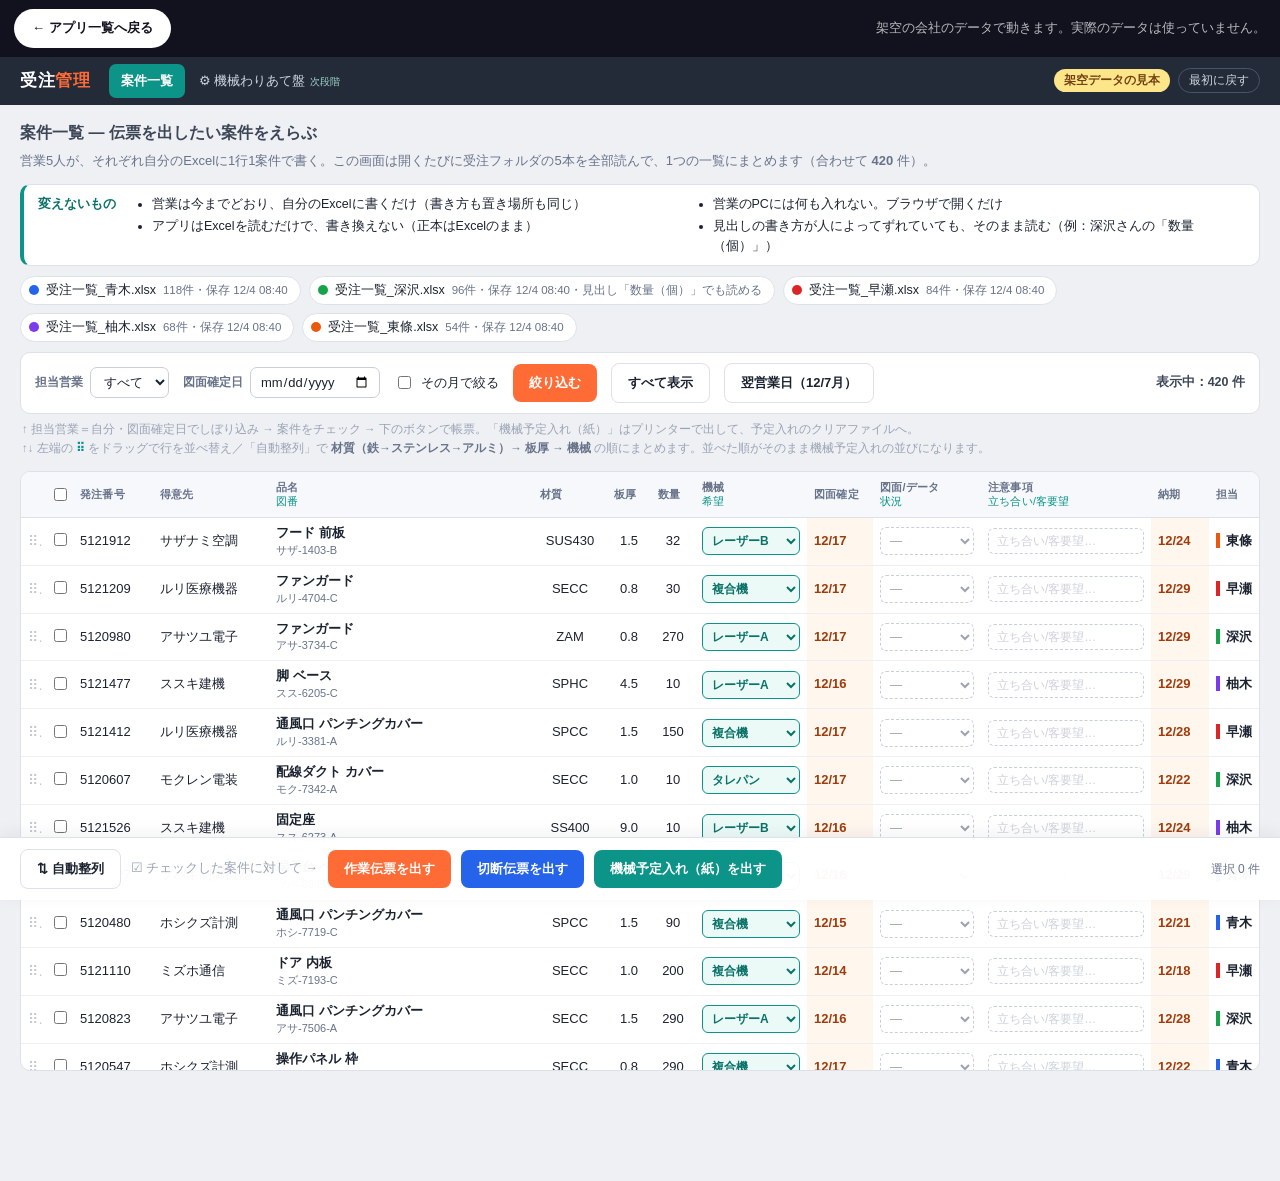
<file: 0c14aecb6fb8c0/index.html>
<!DOCTYPE html>
<html lang="ja">
<head>
<meta charset="utf-8">
<meta name="viewport" content="width=device-width, initial-scale=1">
<meta name="robots" content="noindex">
<title>受注管理 ── 架空データの見本（板金工場）</title>
<link rel="icon" href="data:,">
<link rel="stylesheet" href="style.css">
</head>
<body>

<div class="b30band" style="position:sticky;top:0;z-index:99999;display:flex;gap:14px;align-items:center;justify-content:space-between;flex-wrap:wrap;padding:9px 14px;background:#12121F;color:#fff;font:600 13px/1.6 'Noto Sans JP','Hiragino Sans',sans-serif;">
<a href="/#cases" style="display:inline-flex;align-items:center;gap:8px;padding:9px 18px;border-radius:999px;background:#fff;color:#12121F;text-decoration:none;font-weight:700;white-space:nowrap;">← アプリ一覧へ戻る</a>
<span style="display:flex;gap:16px;align-items:center;flex-wrap:wrap;"><span style="opacity:.7;font-weight:500;">架空の会社のデータで動きます。実際のデータは使っていません。</span></span>
</div>

<header class="app">
  <div class="logo">受注<i>管理</i></div>
  <nav id="nav">
    <a href="#list" data-r="list">案件一覧</a>
    <a href="#assign" data-r="assign">⚙ 機械わりあて盤<small>次段階</small></a>
  </nav>
  <div class="hright"><span class="sample">架空データの見本</span><button class="reset" id="reset" type="button" title="触った内容を消して、最初の場面に戻します">最初に戻す</button></div>
</header>

<main class="wrap" id="main"></main>

<div class="sheetwrap" id="sheet" hidden>
  <div class="sheetbar">
    <b id="sheetTitle">帳票</b>
    <span class="muted" id="sheetNote"></span>
    <span class="grow"></span>
    <button type="button" class="btn main" id="doPrint">プリンターへ出す</button>
    <button type="button" class="btn sub" id="closeSheet">閉じる</button>
  </div>
  <div class="sheets" id="sheets"></div>
</div>

<div class="toast" id="toast"></div>

<noscript><p style="padding:20px">この見本はJavaScriptで動きます。</p></noscript>
<script src="data.js"></script>
<script src="app.js"></script>
</body>
</html>
</file>
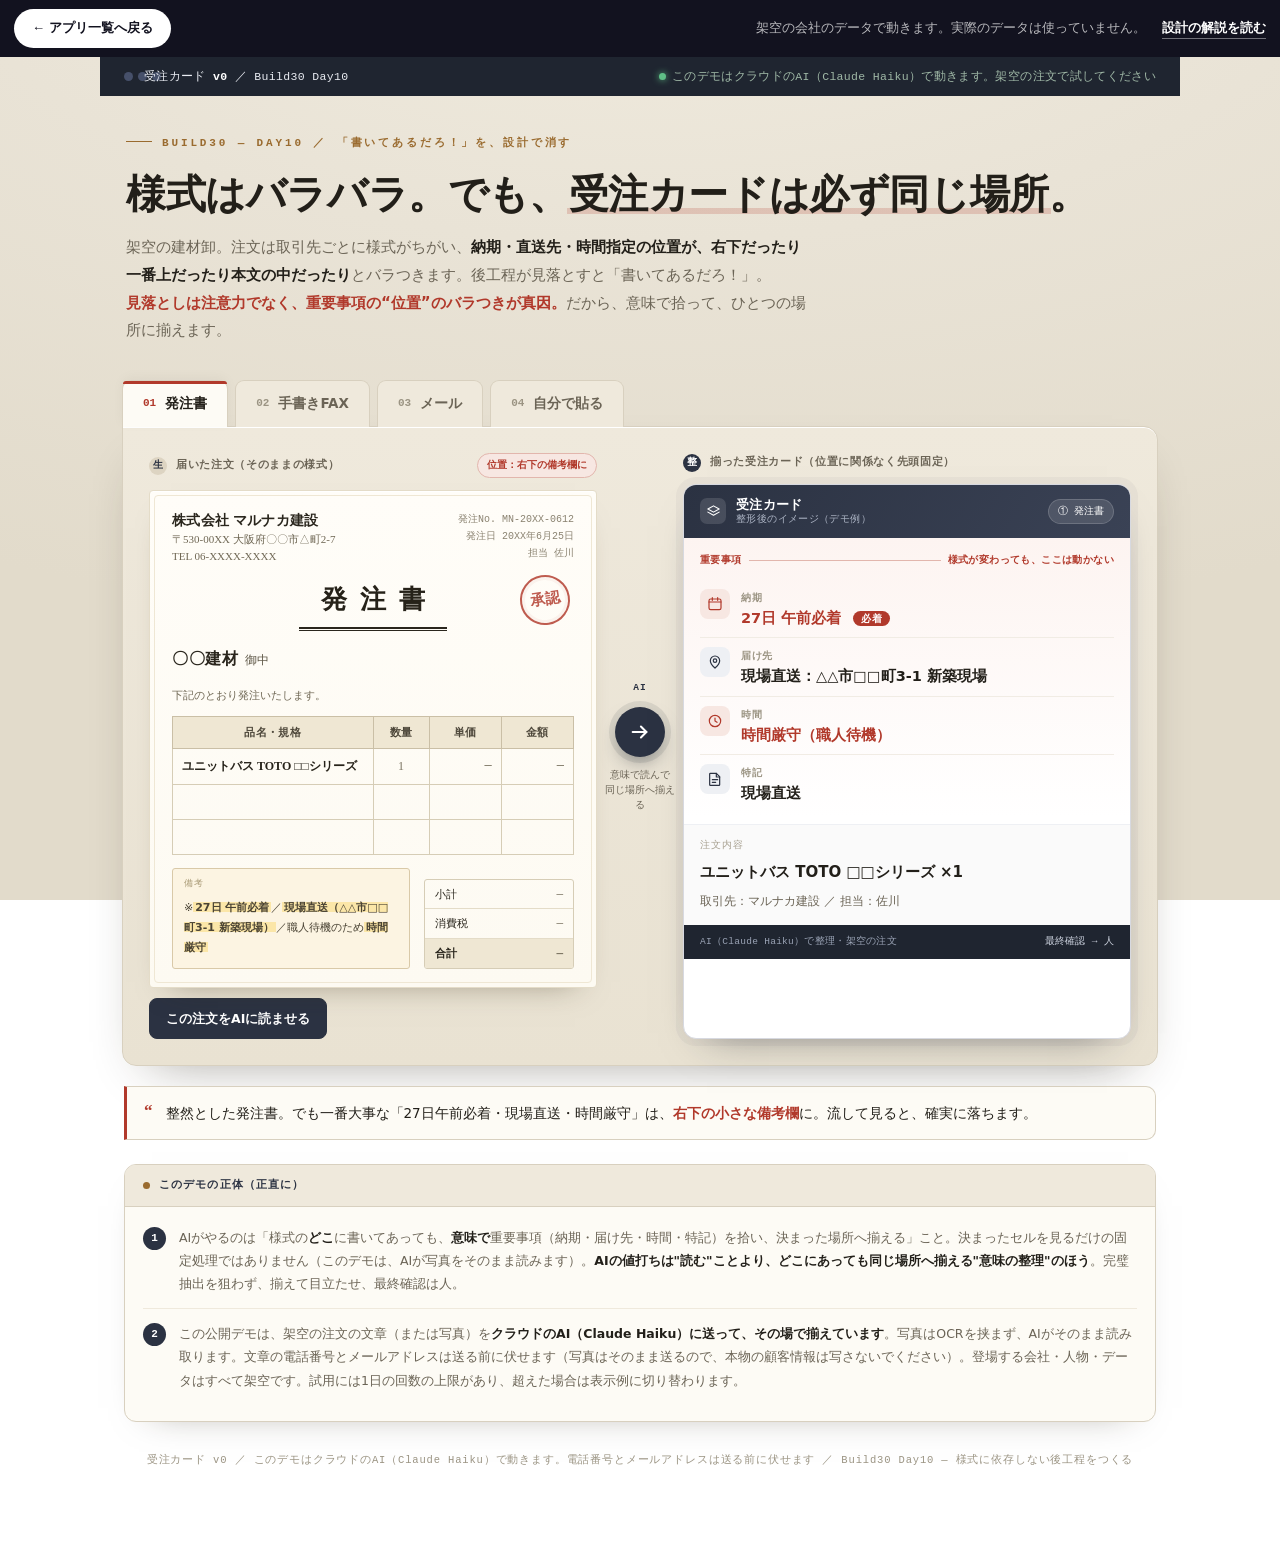
<file: a8785765868934/index.html>
<!DOCTYPE html>
<html lang="ja">
<head>
<meta charset="UTF-8">
<meta name="viewport" content="width=device-width, initial-scale=1.0">
<meta name="robots" content="noindex">
<title>受注カード ── 様式はバラバラ。でも、受注カードは必ず同じ場所。（架空デモ）</title>
<style>
  :root{
    --bg:#e9e3d6; --bg2:#e2dbcb;
    --ink:#221f19; --sub:#6b6456; --faint:#9b9483; --line:#d8d0bf;
    --paper:#fdfbf5;
    --slate:#2b3242; --slate2:#1f2530; --slate-soft:#3a4255;
    --red:#b1392b; --red-soft:#c2503f; --red-bg:#f7e7e2; --red-line:#e2b6ad;
    --gold:#9a6b2f;
    --mark:#fbe6a8; --markline:#e6c25f;
    --gothic:"Hiragino Kaku Gothic ProN","Hiragino Sans","Yu Gothic",system-ui,sans-serif;
    --mincho:"Hiragino Mincho ProN","YuMincho","Yu Mincho",serif;
    --maru:"Hiragino Maru Gothic ProN","Hiragino Kaku Gothic ProN",sans-serif;
    --mono:"SFMono-Regular",Menlo,Consolas,"Courier New",monospace;
  }
  *{box-sizing:border-box}
  html{-webkit-text-size-adjust:100%}
  body{margin:0;color:var(--ink);font-family:var(--gothic);line-height:1.7;
    -webkit-font-smoothing:antialiased;
    background:
      radial-gradient(120% 80% at 50% -10%, #f1ecdf 0%, var(--bg) 46%, var(--bg2) 100%) fixed;}
  .wrap{max-width:1080px;margin:0 auto;padding:0 22px 70px}

  /* ── terminal bar ── */
  .term{margin:0 -22px 0;background:var(--slate2);color:#e9ecf2;
    padding:10px 24px;display:flex;justify-content:space-between;align-items:center;
    font-size:11.5px;letter-spacing:.03em;font-family:var(--mono)}
  .term .l{display:flex;align-items:center;gap:11px}
  .term .dot{width:9px;height:9px;border-radius:50%;background:#46506a;box-shadow:14px 0 0 #46506a,28px 0 0 #46506a}
  .term .id b{color:#fff;font-weight:600}
  .term .priv{display:inline-flex;align-items:center;gap:6px;color:#9fb8a6}
  .term .priv::before{content:"";width:7px;height:7px;border-radius:50%;background:#5fbf86;box-shadow:0 0 7px #5fbf86}

  /* ── header ── */
  .head{padding:38px 4px 26px}
  .kicker{font-size:11px;letter-spacing:.26em;color:var(--gold);margin:0 0 16px;font-family:var(--mono);font-weight:600}
  .kicker .bar{display:inline-block;width:26px;height:1px;background:var(--gold);vertical-align:middle;margin:0 10px 3px 0}
  h1{font-size:clamp(27px,4vw,40px);margin:0 0 14px;font-weight:800;letter-spacing:-.01em;line-height:1.28}
  h1 .hl{position:relative;white-space:nowrap}
  h1 .hl::after{content:"";position:absolute;left:-2px;right:-2px;bottom:.08em;height:.32em;
    background:linear-gradient(transparent 55%, rgba(177,57,43,.20) 55%);z-index:-1}
  .lede{font-size:15px;color:var(--sub);margin:0;max-width:680px;line-height:1.85}
  .lede b{color:var(--ink);font-weight:600}
  .lede .rb{color:var(--red);font-weight:700}

  /* ── tabs ── */
  .tabs{display:flex;gap:7px;margin:8px 0 0;flex-wrap:wrap;position:relative;z-index:2}
  .tab{font-size:13.5px;border:1px solid var(--line);border-bottom:none;background:#efe9dc;color:var(--sub);
    padding:11px 20px 12px;border-radius:9px 9px 0 0;cursor:pointer;transition:.16s;
    display:flex;align-items:center;gap:9px;font-weight:600;position:relative;top:1px}
  .tab:hover{color:var(--ink);background:#f3eee2}
  .tab.on{background:var(--paper);color:var(--ink);border-color:var(--line);box-shadow:0 -3px 12px rgba(0,0,0,.04)}
  .tab.on::after{content:"";position:absolute;left:0;right:0;top:0;height:3px;background:var(--red);border-radius:9px 9px 0 0}
  .tab .n{font-family:var(--mono);font-size:11px;color:var(--faint);font-weight:600}
  .tab.on .n{color:var(--red)}

  /* ── stage ── */
  .stage{background:linear-gradient(180deg,#efe9dc,#e9e2d2);
    border:1px solid var(--line);border-radius:0 14px 14px 14px;
    padding:26px;box-shadow:0 1px 0 #fff inset, 0 22px 50px -28px rgba(40,34,20,.45)}
  .cols{display:grid;grid-template-columns:1fr 86px 1fr;gap:0;align-items:stretch}
  @media(max-width:780px){.cols{grid-template-columns:1fr;gap:18px}}

  .panel{display:flex;flex-direction:column;min-width:0}
  .plabel{display:flex;align-items:center;gap:9px;font-size:11px;font-family:var(--mono);
    letter-spacing:.06em;color:var(--sub);margin-bottom:12px;font-weight:600}
  .plabel .pn{display:inline-flex;align-items:center;justify-content:center;width:18px;height:18px;
    border-radius:50%;font-size:10px;font-weight:700}
  .plabel.L .pn{background:#ddd4c2;color:var(--slate)}
  .plabel.R .pn{background:var(--slate);color:#fff}
  .plabel .pos{margin-left:auto;font-size:10px;color:var(--red);background:var(--red-bg);
    border:1px solid var(--red-line);padding:3px 9px;border-radius:20px;letter-spacing:0;font-weight:700}
  .frameL,.frameR{flex:1;min-height:344px;display:flex}

  /* ── arrow / convert node ── */
  .arrow{display:flex;flex-direction:column;align-items:center;justify-content:center;gap:10px;padding:0 6px}
  .arrow .node{width:50px;height:50px;border-radius:50%;background:var(--slate);
    display:flex;align-items:center;justify-content:center;color:#fff;
    box-shadow:0 10px 22px -8px rgba(31,37,48,.6), 0 0 0 6px rgba(43,50,66,.10)}
  .arrow .node svg{width:22px;height:22px}
  .arrow .ai{font-size:9.5px;font-family:var(--mono);letter-spacing:.12em;color:var(--slate);font-weight:700}
  .arrow .cap{font-size:10px;color:var(--sub);text-align:center;line-height:1.5;max-width:78px}
  @media(max-width:780px){.arrow{flex-direction:row;gap:14px;padding:2px 0}.arrow .node{transform:rotate(90deg)}.arrow .cap{max-width:none}}

  /* ════════ LEFT : raw order, rendered real ════════ */
  .raw{flex:1;position:relative}

  /* ① 発注書 ─ formal form */
  .po{flex:1;background:
      linear-gradient(180deg,#fffdf8,#fdfaf2);
    border:1px solid #e4dcc8;border-radius:4px;padding:20px 22px 18px;position:relative;
    box-shadow:0 16px 30px -22px rgba(60,50,25,.5), 0 1px 0 #fff inset;font-family:var(--mincho);color:#2a261d}
  .po::before{content:"";position:absolute;inset:0;border:1px solid #efe7d4;border-radius:4px;margin:4px;pointer-events:none}
  .po-top{display:flex;justify-content:space-between;align-items:flex-start}
  .po-corp{font-size:11px;color:#6f6754;line-height:1.5}
  .po-corp b{font-size:13.5px;color:#2a261d;font-weight:700;letter-spacing:.02em}
  .po-no{font-family:var(--mono);font-size:10px;color:#8a8270;text-align:right;line-height:1.7}
  .po-title{text-align:center;font-size:26px;font-weight:700;letter-spacing:.5em;margin:14px 0 4px;text-indent:.5em;color:#262219}
  .po-title-u{width:148px;height:2px;background:#2a261d;margin:0 auto 16px;position:relative}
  .po-title-u::after{content:"";position:absolute;left:0;right:0;top:3px;height:1px;background:#2a261d}
  .po-to{font-size:16px;font-weight:700;letter-spacing:.04em;margin:0 0 14px}
  .po-to .go{font-size:12px;font-weight:400;margin-left:6px;color:#5c5544}
  .po-lead{font-size:11px;color:#6f6754;margin:0 0 12px}
  table.po-t{width:100%;border-collapse:collapse;font-size:12px}
  table.po-t th{background:#efe7d3;border:1px solid #cabfa6;color:#4d473a;font-weight:700;padding:6px 8px;font-size:11px;letter-spacing:.04em}
  table.po-t td{border:1px solid #d6cdb6;padding:7px 9px;color:#34301f;height:30px}
  table.po-t td.c{text-align:center;color:#7a7361}
  table.po-t td.r{text-align:right;font-family:var(--mono);color:#7a7361}
  table.po-t td.nm{font-weight:600;color:#262219}
  .po-bot{display:flex;justify-content:space-between;align-items:flex-end;margin-top:13px;gap:14px}
  /* remarks box ─ small, bottom-left, the trap */
  .po-biko{flex:1;border:1px solid #d9c9a8;border-radius:3px;background:#fcf4e2;padding:8px 11px 9px;max-width:300px}
  .po-biko .bl{font-size:9px;font-family:var(--mono);color:#a99a76;letter-spacing:.1em;margin-bottom:5px}
  .po-biko .bt{font-size:11px;line-height:1.85;color:#4a4334;font-family:var(--gothic)}
  .po-sum{border:1px solid #d6cdb6;border-radius:3px;overflow:hidden;width:150px;flex:none}
  .po-sum .sr{display:flex;justify-content:space-between;font-size:11px;padding:5px 10px;border-bottom:1px solid #e4dcc8}
  .po-sum .sr:last-child{border-bottom:none;background:#efe7d3;font-weight:700}
  .po-sum .sr .v{font-family:var(--mono);color:#7a7361}
  .po-seal{position:absolute;top:84px;right:26px;width:50px;height:50px;border:2px solid #b1392b;border-radius:50%;
    color:#b1392b;display:flex;align-items:center;justify-content:center;font-size:15px;font-weight:700;
    transform:rotate(-9deg);opacity:.82;font-family:var(--mincho);box-shadow:0 0 0 3px rgba(177,57,43,.06) inset}

  /* ② 手書きFAX ─ transmission + handwriting */
  .fax{flex:1;position:relative;transform:rotate(-.55deg);transform-origin:50% 30%}
  .fax-sheet{background:#f3efe5;border:1px solid #ddd6c5;border-radius:2px;
    box-shadow:0 16px 32px -22px rgba(60,50,25,.55);overflow:hidden;position:relative}
  .fax-sheet::after{content:"";position:absolute;inset:0;pointer-events:none;
    background:repeating-linear-gradient(180deg,rgba(40,40,40,.035) 0 1px,transparent 1px 4px);mix-blend-mode:multiply}
  .fax-hdr{background:#2b3242;color:#dfe3ec;font-family:var(--mono);font-size:9.5px;letter-spacing:.04em;
    padding:8px 13px;display:flex;justify-content:space-between;border-bottom:2px solid #1f2530}
  .fax-hdr .big{font-size:11px;letter-spacing:.2em;color:#fff;font-weight:700}
  .fax-meta{font-family:var(--mono);font-size:9.5px;color:#7d7665;padding:7px 14px 9px;
    border-bottom:1px dashed #cfc6b2;display:flex;flex-wrap:wrap;gap:3px 18px;background:#efe9da}
  .fax-meta b{color:#4a4334}
  .fax-paper{position:relative;padding:16px 18px 8px;min-height:208px;
    background:
      repeating-linear-gradient(180deg,transparent 0 33px,#c4cedd 33px 34px);}
  .hw{font-family:var(--maru);color:#1f2c4c;font-weight:600}
  .fax-paper .line{display:block;line-height:34px;margin:0}
  .scrawl{font-size:27px;font-weight:800;color:#b1392b;line-height:1.1;display:inline-block;transform:rotate(-1.5deg)}
  .ring{position:relative;display:inline-block;padding:3px 16px 5px}
  .ring::before{content:"";position:absolute;inset:-7px -2px -4px;border:2.6px solid #b1392b;
    border-radius:62% 38% 56% 44%/52% 60% 40% 55%;transform:rotate(-2.5deg);opacity:.85}
  .hw .l1{display:inline-block;transform:rotate(-.8deg) translateY(1px);font-size:18px}
  .hw .l2{display:inline-block;transform:rotate(.5deg);font-size:17px;letter-spacing:.02em}
  .hw .l3{display:inline-block;transform:rotate(-.6deg);font-size:17px}
  .hw .l4{display:inline-block;transform:rotate(.4deg);font-size:15px;color:#3a4666}
  .scribble{position:relative;font-weight:800;color:#b1392b;padding:0 3px}
  .scribble::after{content:"";position:absolute;left:-3px;right:-3px;bottom:-2px;height:7px;
    background:rgba(177,57,43,.26);transform:skewX(-14deg) rotate(-1deg);border-radius:3px}
  .fax-foot{font-family:var(--mono);font-size:9px;color:#8a8270;padding:6px 14px 9px;border-top:1px dashed #cfc6b2;
    display:flex;justify-content:space-between;background:#efe9da}
  .fax-foot .ok{color:#3f7d57;font-weight:700}
  .fax-recv{position:absolute;top:60px;right:14px;transform:rotate(7deg);border:2px solid #3f6f9c;color:#3f6f9c;
    font-size:10px;font-weight:700;padding:3px 8px;border-radius:3px;opacity:.55;font-family:var(--mono);letter-spacing:.06em}

  /* ③ メール ─ mail client */
  .mail{flex:1;background:#fff;border:1px solid #e3ddd0;border-radius:8px;overflow:hidden;
    box-shadow:0 16px 32px -22px rgba(60,50,25,.5);display:flex;flex-direction:column}
  .mail-bar{display:flex;align-items:center;gap:6px;padding:9px 13px;background:#f6f4ef;border-bottom:1px solid #ebe6db}
  .mail-bar .tl{width:9px;height:9px;border-radius:50%;background:#e0dccf}
  .mail-bar .btn{font-size:10.5px;color:#7c7565;border:1px solid #e0dacd;background:#fff;border-radius:5px;
    padding:3px 9px;display:flex;align-items:center;gap:4px}
  .mail-bar .btn svg{width:11px;height:11px}
  .mail-bar .sp{flex:1}
  .mail-h{padding:14px 17px 12px;border-bottom:1px solid #eee9df}
  .mail-subj{font-size:16px;font-weight:700;color:#211;margin:0 0 11px;letter-spacing:.01em}
  .mail-from{display:flex;align-items:center;gap:11px}
  .mail-av{width:38px;height:38px;border-radius:50%;flex:none;display:flex;align-items:center;justify-content:center;
    color:#fff;font-weight:700;font-size:15px;background:linear-gradient(140deg,#4a6a8a,#33506e)}
  .mail-who{flex:1;min-width:0;line-height:1.45}
  .mail-who .nm{font-size:13px;font-weight:700;color:#221}
  .mail-who .ad{font-size:11px;color:#9a9384;font-family:var(--mono)}
  .mail-who .to{font-size:10.5px;color:#a8a191;margin-top:1px}
  .mail-time{font-size:10.5px;color:#a8a191;text-align:right;white-space:nowrap;font-family:var(--mono)}
  .mail-star{color:#e6b84f;font-size:15px;margin-left:2px}
  .mail-body{padding:16px 18px 18px;font-size:13.5px;color:#33302a;line-height:2;flex:1}
  .mail-body p{margin:0 0 14px}
  .mail-sig{margin-top:4px;padding-top:11px;border-top:1px solid #f0ebe1;font-size:11.5px;color:#9a9384;line-height:1.7}

  /* shared highlight on raw docs */
  mark{background:linear-gradient(transparent 8%, var(--mark) 8% 88%, transparent 88%);
    color:inherit;padding:0 2px;font-weight:700;box-shadow:none;border-radius:1px}

  /* ════════ RIGHT : aligned 受注カード ════════ */
  .card{flex:1;background:#fff;border:1px solid #d7d9e0;border-radius:13px;overflow:hidden;
    display:flex;flex-direction:column;
    box-shadow:0 18px 40px -24px rgba(31,37,48,.55), 0 0 0 1px rgba(255,255,255,.6) inset,
      0 0 0 7px rgba(43,50,66,.045)}
  .card-top{background:linear-gradient(120deg,var(--slate),var(--slate-soft));color:#fff;
    padding:12px 16px;display:flex;align-items:center;gap:10px}
  .card-top .ico{width:26px;height:26px;border-radius:7px;background:rgba(255,255,255,.13);
    display:flex;align-items:center;justify-content:center}
  .card-top .ico svg{width:15px;height:15px}
  .card-top .ti{flex:1;line-height:1.3}
  .card-top .ti .t{font-size:13px;font-weight:700;letter-spacing:.02em}
  .card-top .ti .s{font-size:9.5px;color:#aeb6c6;font-family:var(--mono);letter-spacing:.04em}
  .card-top .src{font-size:10px;font-family:var(--mono);background:rgba(255,255,255,.12);
    border:1px solid rgba(255,255,255,.16);padding:3px 9px;border-radius:20px;white-space:nowrap}

  .crit{padding:14px 16px 6px;background:linear-gradient(180deg,#fdf4f1,#fff)}
  .crit-h{display:flex;align-items:center;gap:7px;font-size:10px;font-family:var(--mono);
    color:var(--red);letter-spacing:.04em;font-weight:700;margin-bottom:11px}
  .crit-h .ln{flex:1;height:1px;background:var(--red-line)}
  .crow{display:flex;align-items:flex-start;gap:11px;padding:9px 0;border-bottom:1px solid #f1ece4}
  .crow:last-child{border-bottom:none}
  .crow .ci{width:30px;height:30px;border-radius:8px;flex:none;display:flex;align-items:center;justify-content:center}
  .crow .ci svg{width:16px;height:16px}
  .crow .cc{flex:1;min-width:0}
  .crow .k{font-size:10px;color:var(--faint);letter-spacing:.06em;font-weight:600;margin-bottom:2px}
  .crow .v{font-size:14.5px;font-weight:700;color:var(--ink);line-height:1.4}
  .crow .v.none{color:#bdb6a7;font-weight:500}
  /* critical variant */
  .crow.hot .ci{background:var(--red-bg);color:var(--red)}
  .crow.hot .v{color:var(--red)}
  .crow.hot .v .pill{background:var(--red);color:#fff;font-size:10px;font-weight:700;border-radius:20px;
    padding:2px 8px;margin-left:7px;vertical-align:1px;letter-spacing:.04em}
  .crow.cool .ci{background:#eef0f4;color:var(--slate)}
  .crow.cool .v{color:var(--ink)}

  .card-rest{padding:13px 16px 14px;background:#fafafa;border-top:1px solid #eef0f4;margin-top:6px}
  .card-rest .rl{font-size:9.5px;font-family:var(--mono);color:#a8a191;letter-spacing:.1em;margin-bottom:6px}
  .card-rest .item{font-size:15px;font-weight:700;color:var(--ink);margin-bottom:5px}
  .card-rest .sub{font-size:12px;color:var(--sub)}
  .card-foot{padding:9px 16px;background:var(--slate2);color:#9aa3b5;font-size:9.5px;font-family:var(--mono);
    display:flex;justify-content:space-between;align-items:center;letter-spacing:.03em}
  .card-foot .chk{color:#cdd3df}

  /* ── AI接続 ── */
  .pastewrap{display:flex;flex-direction:column;gap:8px;padding:14px;background:#fff}
  .pastewrap textarea{flex:1;min-height:270px;font:inherit;font-size:13px;line-height:1.75;padding:12px 13px;border:1px solid var(--line);border-radius:8px;background:#fffdf8;resize:vertical;color:var(--ink)}
  .imgrow{display:flex;gap:10px;align-items:center;flex-wrap:wrap}
  .filebtn{font:inherit;font-size:12.5px;font-weight:700;padding:8px 14px;border-radius:8px;border:1px solid var(--line);background:#efe9dc;color:var(--ink);cursor:pointer}
  .filebtn:hover{background:#f3eee2}
  #imgPrev{display:flex;gap:12px;align-items:flex-start}
  #imgPrev img{max-height:150px;max-width:60%;border:1px solid var(--line);border-radius:8px;display:block}
  .imgmeta{font-size:11px;color:var(--sub);line-height:1.7}
  .pastewrap .warn{font-size:11px;color:var(--red);line-height:1.6}
  .aibar{display:flex;gap:10px;align-items:center;margin-top:10px;flex-wrap:wrap}
  .aibtn{font:inherit;font-size:12.5px;font-weight:700;padding:9px 16px;border-radius:8px;border:1px solid var(--slate);background:var(--slate);color:#fff;cursor:pointer}
  .aibtn:hover{background:var(--slate-soft)} .aibtn:disabled{opacity:.55;cursor:default}
  .aistat{font-size:11.5px;color:var(--sub);line-height:1.5} .aistat.err{color:var(--red)}
  .aireset{font:inherit;font-size:11.5px;color:var(--sub);text-decoration:underline;cursor:pointer;background:none;border:none;padding:0}
  .crow .q{font-size:10.5px;color:#8a8374;margin-top:3px;line-height:1.5}
  .card-rest .miss{margin-top:8px;font-size:11.5px;color:var(--red);line-height:1.7;background:var(--red-bg);border:1px solid var(--red-line);border-radius:7px;padding:7px 10px}

  /* ── takeaway ── */
  .takeaway{display:flex;gap:13px;align-items:flex-start;margin:20px 2px 0;
    background:var(--paper);border:1px solid var(--line);border-left:3px solid var(--red);
    border-radius:0 10px 10px 0;padding:14px 17px;font-size:13.5px;color:var(--ink);line-height:1.8}
  .takeaway .qi{flex:none;color:var(--red);font-weight:800;font-size:17px;line-height:1.2;font-family:var(--mincho)}
  .takeaway b{color:var(--red);font-weight:700}

  /* ── honest box ── */
  .honest{margin:24px 2px 0;border:1px solid var(--line);border-radius:12px;background:var(--paper);
    overflow:hidden;box-shadow:0 14px 36px -28px rgba(40,34,20,.5)}
  .honest-h{background:#efe9dc;padding:11px 18px;font-family:var(--mono);font-size:11px;letter-spacing:.1em;
    color:var(--slate);border-bottom:1px solid var(--line);display:flex;align-items:center;gap:9px;font-weight:700}
  .honest-h .d{width:7px;height:7px;border-radius:50%;background:var(--gold)}
  .honest-b{padding:6px 18px 16px}
  .hp{display:flex;gap:13px;padding:13px 0;border-bottom:1px solid #efe9dc}
  .hp:last-child{border-bottom:none}
  .hp .no{flex:none;width:23px;height:23px;border-radius:50%;background:var(--slate);color:#fff;
    font-size:11px;font-weight:700;display:flex;align-items:center;justify-content:center;font-family:var(--mono);margin-top:1px}
  .hp p{margin:0;font-size:12.5px;color:var(--sub);line-height:1.85}
  .hp p b{color:var(--ink);font-weight:600}
  .hp .tag{display:inline-block;font-size:10px;font-family:var(--mono);color:#3f7d57;
    background:#e8f2eb;border:1px solid #c4ddcd;border-radius:20px;padding:2px 10px;margin-top:6px}

  .foot{text-align:center;font-size:10.5px;color:var(--faint);margin-top:30px;
    font-family:var(--mono);letter-spacing:.08em}
</style>
</head>
<body>
<div style="position:sticky;top:0;z-index:99999;display:flex;gap:14px;align-items:center;justify-content:space-between;flex-wrap:wrap;padding:9px 14px;background:#12121F;color:#fff;font:600 13px/1.6 'Noto Sans JP','Hiragino Sans',sans-serif;">
<a href="/#cases" style="display:inline-flex;align-items:center;gap:8px;padding:9px 18px;border-radius:999px;background:#fff;color:#12121F;text-decoration:none;font-weight:700;white-space:nowrap;">← アプリ一覧へ戻る</a>
<span style="display:flex;gap:16px;align-items:center;flex-wrap:wrap;"><span style="opacity:.7;font-weight:500;">架空の会社のデータで動きます。実際のデータは使っていません。</span><a href="https://zenn.dev/hiroshift/articles/a8785765868934" target="_blank" rel="noopener" style="color:#fff;text-decoration:none;border-bottom:1px solid rgba(255,255,255,.4);white-space:nowrap;">設計の解説を読む</a></span>
</div>
<div class="wrap">

  <div class="term">
    <span class="l"><span class="dot"></span><span class="id">受注カード <b>v0</b> ／ Build30 Day10</span></span>
    <span class="priv">このデモはクラウドのAI（Claude Haiku）で動きます。架空の注文で試してください</span>
  </div>

  <div class="head">
    <p class="kicker"><span class="bar"></span>BUILD30 — DAY10 ／ 「書いてあるだろ！」を、設計で消す</p>
    <h1>様式はバラバラ。でも、<span class="hl">受注カードは必ず同じ場所</span>。</h1>
    <p class="lede">架空の建材卸。注文は取引先ごとに様式がちがい、<b>納期・直送先・時間指定の位置が、右下だったり一番上だったり本文の中だったり</b>とバラつきます。後工程が見落とすと「書いてあるだろ！」。<br><span class="rb">見落としは注意力でなく、重要事項の“位置”のバラつきが真因。</span>だから、意味で拾って、ひとつの場所に揃えます。</p>
  </div>

  <div class="tabs" id="tabs"></div>

  <div class="stage">
    <div class="cols">
      <div class="panel">
        <div class="plabel L"><span class="pn">生</span>届いた注文（そのままの様式）<span class="pos" id="posTag"></span></div>
        <div class="frameL"><div class="raw" id="raw"></div></div>
      </div>

      <div class="arrow">
        <div class="ai">AI</div>
        <div class="node">
          <svg viewBox="0 0 24 24" fill="none" stroke="currentColor" stroke-width="2.2" stroke-linecap="round" stroke-linejoin="round"><path d="M4 12h15"/><path d="M13 6l6 6-6 6"/></svg>
        </div>
        <div class="cap">意味で読んで<br>同じ場所へ揃える</div>
      </div>

      <div class="panel">
        <div class="plabel R"><span class="pn">整</span>揃った受注カード（位置に関係なく先頭固定）</div>
        <div class="frameR"><div class="card" id="card"></div></div>
      </div>
    </div>
  </div>

  <div class="takeaway"><span class="qi">“</span><span id="take"></span></div>

  <div class="honest">
    <div class="honest-h"><span class="d"></span>このデモの正体（正直に）</div>
    <div class="honest-b">
      <div class="hp"><span class="no">1</span><p>AIがやるのは「様式の<b>どこ</b>に書いてあっても、<b>意味で</b>重要事項（納期・届け先・時間・特記）を拾い、決まった場所へ揃える」こと。決まったセルを見るだけの固定処理ではありません（このデモは、AIが写真をそのまま読みます）。<b>AIの値打ちは"読む"ことより、どこにあっても同じ場所へ揃える"意味の整理"のほう</b>。完璧抽出を狙わず、揃えて目立たせ、最終確認は人。</p></div>
      <div class="hp"><span class="no">2</span><p>この公開デモは、架空の注文の文章（または写真）を<b>クラウドのAI（Claude Haiku）に送って、その場で揃えています</b>。写真はOCRを挟まず、AIがそのまま読み取ります。文章の電話番号とメールアドレスは送る前に伏せます（写真はそのまま送るので、本物の顧客情報は写さないでください）。登場する会社・人物・データはすべて架空です。試用には1日の回数の上限があり、超えた場合は表示例に切り替わります。</p></div>
    </div>
  </div>

  <p class="foot">受注カード v0 ／ このデモはクラウドのAI（Claude Haiku）で動きます。電話番号とメールアドレスは送る前に伏せます ／ Build30 Day10 — 様式に依存しない後工程をつくる</p>

</div>

<script>
/* ─── icons (inline svg, offline) ─── */
const I = {
  cal:'<svg viewBox="0 0 24 24" fill="none" stroke="currentColor" stroke-width="1.8" stroke-linecap="round" stroke-linejoin="round"><rect x="3" y="4.5" width="18" height="16" rx="2.5"/><path d="M3 9h18M8 2.5v4M16 2.5v4"/></svg>',
  pin:'<svg viewBox="0 0 24 24" fill="none" stroke="currentColor" stroke-width="1.8" stroke-linecap="round" stroke-linejoin="round"><path d="M12 21s7-6.2 7-11a7 7 0 1 0-14 0c0 4.8 7 11 7 11z"/><circle cx="12" cy="10" r="2.6"/></svg>',
  clock:'<svg viewBox="0 0 24 24" fill="none" stroke="currentColor" stroke-width="1.8" stroke-linecap="round" stroke-linejoin="round"><circle cx="12" cy="12" r="8.5"/><path d="M12 7.5V12l3 2"/></svg>',
  note:'<svg viewBox="0 0 24 24" fill="none" stroke="currentColor" stroke-width="1.8" stroke-linecap="round" stroke-linejoin="round"><path d="M5 3.5h9l5 5v12a1 1 0 0 1-1 1H5a1 1 0 0 1-1-1V4.5a1 1 0 0 1 1-1z"/><path d="M14 3.5V9h5M8 13h8M8 17h5"/></svg>',
  layers:'<svg viewBox="0 0 24 24" fill="none" stroke="currentColor" stroke-width="1.8" stroke-linecap="round" stroke-linejoin="round"><path d="M12 3l9 5-9 5-9-5 9-5z"/><path d="M3 13l9 5 9-5"/></svg>'
};

/* ─── data ─── */
const F = [
{
  key:"発注書", n:"01", pos:"右下の備考欄に",
  rawClass:"po",
  raw:`
   <div class="po-top">
     <div class="po-corp"><b>株式会社 マルナカ建設</b><br>〒530-00XX 大阪府〇〇市△町2-7<br>TEL 06-XXXX-XXXX</div>
     <div class="po-no">発注No. MN-20XX-0612<br>発注日 20XX年6月25日<br>担当 佐川</div>
   </div>
   <div class="po-title">発注書</div><div class="po-title-u"></div>
   <div class="po-to">〇〇建材<span class="go">御中</span></div>
   <p class="po-lead">下記のとおり発注いたします。</p>
   <div class="po-seal">承認</div>
   <table class="po-t">
     <tr><th style="width:50%">品名・規格</th><th style="width:14%">数量</th><th style="width:18%">単価</th><th style="width:18%">金額</th></tr>
     <tr><td class="nm">ユニットバス TOTO □□シリーズ</td><td class="c">1</td><td class="r">—</td><td class="r">—</td></tr>
     <tr><td class="nm">&nbsp;</td><td class="c"></td><td class="r"></td><td class="r"></td></tr>
     <tr><td class="nm">&nbsp;</td><td class="c"></td><td class="r"></td><td class="r"></td></tr>
   </table>
   <div class="po-bot">
     <div class="po-biko">
       <div class="bl">備考</div>
       <div class="bt">※<mark>27日 午前必着</mark>／<mark>現場直送（△△市□□町3-1 新築現場）</mark>／職人待機のため<mark>時間厳守</mark></div>
     </div>
     <div class="po-sum">
       <div class="sr"><span>小計</span><span class="v">—</span></div>
       <div class="sr"><span>消費税</span><span class="v">—</span></div>
       <div class="sr"><span>合計</span><span class="v">—</span></div>
     </div>
   </div>`,
  text:`株式会社 マルナカ建設　〒530-00XX 大阪府〇〇市△町2-7　TEL 06-XXXX-XXXX
発注No. MN-20XX-0612　発注日 20XX年6月25日　担当 佐川
発注書
〇〇建材 御中
下記のとおり発注いたします。
品名・規格：ユニットバス TOTO □□シリーズ　数量：1　単価：—　金額：—
備考：※27日 午前必着／現場直送（△△市□□町3-1 新築現場）／職人待機のため時間厳守
小計 —　消費税 —　合計 —`,
  src:"① 発注書",
  rows:[
    {k:"納期", ico:I.cal,  hot:true,  v:"27日 午前必着", pill:"必着"},
    {k:"届け先", ico:I.pin, hot:false, v:"現場直送：△△市□□町3-1 新築現場"},
    {k:"時間", ico:I.clock, hot:true,  v:"時間厳守（職人待機）"},
    {k:"特記", ico:I.note,  hot:false, v:"現場直送"}
  ],
  item:"ユニットバス TOTO □□シリーズ ×1",
  sub:"取引先：マルナカ建設 ／ 担当：佐川",
  take:"整然とした発注書。でも一番大事な「27日午前必着・現場直送・時間厳守」は、<b>右下の小さな備考欄</b>に。流して見ると、確実に落ちます。"
},
{
  key:"手書きFAX", n:"02", pos:"一番上に殴り書き",
  rawClass:"fax-wrap",
  raw:`
   <div class="fax">
     <div class="fax-sheet">
       <div class="fax-hdr"><span class="big">FAX 送信票</span><span>TRANSMISSION</span></div>
       <div class="fax-meta"><span>TO：<b>〇〇建材 御中</b></span><span>FROM：<b>カネ商会</b></span><span>送信：6/27 14:0X</span><span>枚数：1/1</span></div>
       <div class="fax-paper">
         <div class="fax-recv">受信</div>
         <span class="line"><span class="scrawl ring">【至急】<mark>28日中に！</mark></span></span>
         <span class="line"><span class="hw l1">カネ商会さん より</span></span>
         <span class="line"><span class="hw l2">いつものクロス　2ケース</span></span>
         <span class="line"><span class="hw l3">現場じゃなくて <span class="scribble">事務所</span> に！</span></span>
         <span class="line"><span class="hw l4">担当：松井</span></span>
       </div>
       <div class="fax-foot"><span>RECEIVED 06/27 14:0X</span><span class="ok">● 送信OK</span></div>
     </div>
   </div>`,
  text:`FAX 送信票　TO：〇〇建材 御中　FROM：カネ商会　送信：6/27 14:0X　枚数：1/1
【至急】28日中に！
カネ商会さん より
いつものクロス　2ケース
現場じゃなくて 事務所 に！
担当：松井`,
  src:"② 手書きFAX",
  rows:[
    {k:"納期", ico:I.cal,  hot:true,  v:"28日中", pill:"至急"},
    {k:"届け先", ico:I.pin, hot:true,  v:"事務所", pill:"現場ではない"},
    {k:"時間", ico:I.clock, hot:false, v:"—", none:true},
    {k:"特記", ico:I.note,  hot:false, v:"至急・届け先に注意"}
  ],
  item:"クロス 2ケース",
  sub:"取引先：カネ商会 ／ 担当：松井",
  take:"同じ重要事項でも、今度は<b>一番上に殴り書き</b>。位置が発注書と真逆です。「事務所（現場ではない）」を見落とすと、トラックが現場へ走ります。"
},
{
  key:"メール", n:"03", pos:"本文の雑談に埋もれて",
  rawClass:"mail-wrap",
  raw:`
   <div class="mail">
     <div class="mail-bar">
       <span class="tl"></span>
       <span class="btn"><svg viewBox="0 0 24 24" fill="none" stroke="currentColor" stroke-width="2" stroke-linecap="round" stroke-linejoin="round"><path d="M9 5l-6 6 6 6"/><path d="M3 11h11a6 6 0 0 1 6 6v1"/></svg>返信</span>
       <span class="btn"><svg viewBox="0 0 24 24" fill="none" stroke="currentColor" stroke-width="2" stroke-linecap="round" stroke-linejoin="round"><path d="M15 5l6 6-6 6"/><path d="M21 11H10a6 6 0 0 0-6 6v1"/></svg>転送</span>
       <span class="sp"></span>
       <span class="btn"><svg viewBox="0 0 24 24" fill="none" stroke="currentColor" stroke-width="2" stroke-linecap="round" stroke-linejoin="round"><path d="M4 7h16M9 7V4.5h6V7M6 7l1 13h10l1-13"/></svg></span>
     </div>
     <div class="mail-h">
       <div class="mail-subj">先日の追加分のお願い</div>
       <div class="mail-from">
         <div class="mail-av">北</div>
         <div class="mail-who">
           <div class="nm">北原（丸金建設）</div>
           <div class="ad">kitahara@marukin-k.example.jp</div>
           <div class="to">To: 自分</div>
         </div>
         <div>
           <div class="mail-time">6/27 (木) 9:14</div>
           <div class="mail-star" style="text-align:right">★</div>
         </div>
       </div>
     </div>
     <div class="mail-body">
       <p>お世話になっております。先日の追加分ですが、<b>フローリング 3ケース</b>お願いします。請求はまとめてで結構です。</p>
       <p>あ、<mark>納品は来週月曜の午前、できれば10時までに現場（◇◇マンション改修）へ</mark>お願いできますか。午後は別業者が入ってしまうので…。</p>
       <div class="mail-sig">――――――――――<br>丸金建設株式会社　北原</div>
     </div>
   </div>`,
  text:`件名：先日の追加分のお願い
差出人：北原（丸金建設） kitahara@marukin-k.example.jp　6/27 (木) 9:14
お世話になっております。先日の追加分ですが、フローリング 3ケースお願いします。請求はまとめてで結構です。
あ、納品は来週月曜の午前、できれば10時までに現場（◇◇マンション改修）へお願いできますか。午後は別業者が入ってしまうので…。
――――――――――
丸金建設株式会社　北原`,
  src:"③ メール",
  rows:[
    {k:"納期", ico:I.cal,  hot:true,  v:"来週月曜 午前"},
    {k:"届け先", ico:I.pin, hot:false, v:"現場：◇◇マンション改修"},
    {k:"時間", ico:I.clock, hot:true,  v:"10時まで", pill:"午後は別業者"},
    {k:"特記", ico:I.note,  hot:false, v:"請求はまとめ"}
  ],
  item:"フローリング 3ケース",
  sub:"取引先：丸金建設 ／ 北原（追加分）",
  take:"今度は<b>本文の雑談にまぎれて</b>。「10時まで（午後は別業者）」は、丁寧な文章ほど埋もれます。これも、探さないと出てきません。"
},
{
  key:"自分で貼る", n:"04", pos:"どこに書いてあっても", paste:true, rawClass:"pastewrap", raw:"", src:"④ 貼った注文", rows:[], item:"", sub:"",
  take:"貼った文章や写真のどこに書いてあっても、<b>同じ場所</b>に揃います。各行の下に「出どころ」を付けるので、拾い違いはその場で分かります。最終確認は人。"
}
];

let cur=0, pasteText="", pasteImage=null, busy=false;
const SAMPLE_IMG="[data-uri]";
const AIRES={};   // タブごとのAIの結果（無ければ表示例）
// ── AI接続：注文の文章だけを中継へ送る（電話番号・メールアドレスは伏せる）。鍵はこの画面には無い ──
const ENDPOINT="https://script.google.com/macros/s/AKfycbzzlJe6owPGgZMEu_sIP9p9-lcds-yzrmRCC9x4A7DIFw__vPmQpAaEG4bAMQL5TSVF/exec";
const APP_ID="day10";
function visitorId(){ try{ const k='b30_visitor'; let v=localStorage.getItem(k); if(!v){ v=Math.random().toString(36).slice(2,12); localStorage.setItem(k,v); } return v; }catch(e){ return 'anon'; } }
function mask(t){ return t.replace(/[0-9０-９]{2,4}[-‐－][0-9０-９]{2,4}[-‐－][0-9０-９]{3,4}/g,'（電話番号は伏せ）').replace(/[\w.+-]+@[\w-]+(\.[\w-]+)+/g,'（メールは伏せ）'); }
function esc(x){ return String(x==null?'':x).replace(/[&<>"]/g,c=>({'&':'&amp;','<':'&lt;','>':'&gt;','"':'&quot;'}[c])); }

function aiRows(a){
  const def=[['納期','nouki',I.cal],['届け先','todokesaki',I.pin],['時間','jikan',I.clock],['特記','tokki',I.note]];
  return def.map(([k,id,ico])=>{ const f=a[id]||{}; const v=(f.value||'').trim(), pill=(f.pill||'').trim(), q=(f.quote||'').trim();
    return {k, ico, v: v||'—', none:!v, pill, quote:q, hot: !!v && (!!pill || k==='納期' || k==='時間')}; });
}

function render(){
  document.getElementById('tabs').innerHTML = F.map((f,i)=>
    `<div class="tab ${i===cur?'on':''}" onclick="sel(${i})"><span class="n">${f.n}</span>${f.key}</div>`).join('');
  const f=F[cur], a=AIRES[cur];
  document.getElementById('posTag').textContent="位置："+f.pos;
  const rawEl=document.getElementById('raw'); rawEl.className='raw '+(f.rawClass||'');
  if(f.paste){
    rawEl.innerHTML=`<div class="imgrow"><label class="filebtn">写真を選ぶ<input type="file" id="imgIn" accept="image/*" hidden></label><button class="aireset" id="useSample">見本の写真（手書きFAX）を使う</button></div>
      <div id="imgPrev"></div>
      <textarea id="pasteTA" placeholder="写真を選ぶか、ここに注文の文章を貼ってください（FAXの文面・メール・電話のメモなど、様式は問いません）"></textarea>
      <div class="warn">架空の注文で試してください。本物の顧客情報は貼らない・写さないでください（このデモはクラウドのAIに送ります。文章の電話番号とメールアドレスは送る前に伏せます）。</div>`;
    const ta=document.getElementById('pasteTA'); ta.value=pasteText; ta.addEventListener('input',()=>{ pasteText=ta.value; });
    document.getElementById('imgIn').addEventListener('change',async e=>{ const fl=e.target.files[0]; if(!fl) return; const u=URL.createObjectURL(fl); try{ await setImage(u, fl.name); } finally { URL.revokeObjectURL(u); } });
    document.getElementById('useSample').onclick=()=>setImage(SAMPLE_IMG,'見本：手書きFAX');
    drawPreview();
  } else {
    rawEl.innerHTML=f.raw;
  }
  // AIのボタン行（生の注文の下）
  let bar=document.getElementById('aibar');
  if(!bar){ bar=document.createElement('div'); bar.className='aibar'; bar.id='aibar'; rawEl.parentElement.parentElement.appendChild(bar); }
  bar.innerHTML=`<button class="aibtn" id="aiBtn" ${busy?'disabled':''}>${busy?'AIが揃えています…':(f.paste?'AIで受注カードに揃える':'この注文をAIに読ませる')}</button>
    ${a?'<button class="aireset" id="aiReset">表示例に戻す</button>':''}<span class="aistat" id="aiStat"></span>`;
  document.getElementById('aiBtn').onclick=runAI;
  if(a){ document.getElementById('aiReset').onclick=()=>{ delete AIRES[cur]; render(); }; }

  // カード
  const srcLabel = f.paste ? (pasteImage?'④ 写真の注文':'④ 貼った注文') : f.src;
  const rows = a ? aiRows(a) : f.rows;
  const rowHTML = rows.map(r=>{
    const cls = r.hot?'hot':'cool';
    const pill = r.pill?` <span class="pill">${esc(r.pill)}</span>`:'';
    const vcls = r.none?'v none':'v';
    const q = r.quote?`<div class="q">出どころ「${esc(r.quote)}」</div>`:'';
    return `<div class="crow ${cls}"><div class="ci">${r.ico}</div><div class="cc">
      <div class="k">${r.k}</div><div class="${vcls}">${a?esc(r.v):r.v}${pill}</div>${q}</div></div>`;
  }).join('');
  const item = a ? esc(a.item||'—') : f.item;
  const sub = a ? ('取引先：'+esc(a.partner||'—')+(a.person?' ／ 担当：'+esc(a.person):'')) : f.sub;
  const miss = a && a.missing && a.missing.length ? `<div class="miss">要確認：${a.missing.map(m=>esc(String(m).replace(/\s*→\s*(要)?確認$/,''))).join('／')}</div>` : '';
  const empty = f.paste && !a;

  document.getElementById('card').innerHTML= empty ? `
    <div class="card-top">
      <div class="ico">${I.layers}</div>
      <div class="ti"><div class="t">受注カード</div><div class="s">まだ空です</div></div>
      <div class="src">${srcLabel}</div>
    </div>
    <div class="crit"><div class="crit-h">重要事項<span class="ln"></span>様式が変わっても、ここは動かない</div>
      <div style="padding:26px 10px;font-size:12.5px;color:var(--sub);line-height:1.8">写真を選ぶか、注文の文章を貼って「AIで受注カードに揃える」を押すと、納期・届け先・時間・特記がここに揃います。</div></div>
    <div class="card-foot"><span>AI（Claude Haiku）で整理・架空の注文</span><span class="chk">最終確認 → 人</span></div>` : `
    <div class="card-top">
      <div class="ico">${I.layers}</div>
      <div class="ti"><div class="t">受注カード</div><div class="s">${a?'AIが揃えた結果（出どころ付き）':'整形後のイメージ（デモ例）'}</div></div>
      <div class="src">${srcLabel}</div>
    </div>
    <div class="crit">
      <div class="crit-h">重要事項<span class="ln"></span>様式が変わっても、ここは動かない</div>
      ${rowHTML}
    </div>
    <div class="card-rest">
      <div class="rl">注文内容</div>
      <div class="item">${item}</div>
      <div class="sub">${sub}</div>${miss}
    </div>
    <div class="card-foot"><span>AI（Claude Haiku）で整理・架空の注文</span><span class="chk">最終確認 → 人</span></div>`;

  document.getElementById('take').innerHTML=f.take;
}
function loadImg(src){ return new Promise((ok,ng)=>{ const im=new Image(); im.onload=()=>ok(im); im.onerror=()=>ng(new Error('画像を読み込めませんでした')); im.src=src; }); }
async function setImage(src,name){
  try{
    const im=await loadImg(src); const L=1400, k=Math.min(1, L/Math.max(im.naturalWidth,im.naturalHeight));
    const c=document.createElement('canvas'); c.width=Math.round(im.naturalWidth*k); c.height=Math.round(im.naturalHeight*k);
    c.getContext('2d').drawImage(im,0,0,c.width,c.height);
    const url=c.toDataURL('image/jpeg',.85);
    pasteImage={ data:url.split(',')[1], mime:'image/jpeg', url, name, w:c.width, h:c.height };
    drawPreview(); stat('');
  }catch(err){ stat(err.message,true); }
}
function clearImage(){ pasteImage=null; drawPreview(); }
function drawPreview(){
  const el=document.getElementById('imgPrev'); if(!el) return;
  el.innerHTML = pasteImage ? `<img src="${pasteImage.url}" alt=""><div class="imgmeta">${esc(pasteImage.name)}<br>${pasteImage.w}×${pasteImage.h}に縮小して送ります（約${Math.round(pasteImage.data.length*0.75/1024)}KB）<br><button class="aireset" id="imgClear">写真を外す</button></div>` : '';
  const b=document.getElementById('imgClear'); if(b) b.onclick=clearImage;
}
function stat(msg,err){ const el=document.getElementById('aiStat'); if(el){ el.textContent=msg; el.className='aistat'+(err?' err':''); } }
async function runAI(){
  if(busy) return;
  const f=F[cur]; const text=(f.paste?pasteText:f.text||'').trim(); const img=f.paste?pasteImage:null;
  if(!text && !img){ stat('写真を選ぶか、注文の文章を貼ってください',true); return; }
  if(text.length>2000){ stat('2,000字までにしてください',true); return; }
  if(!ENDPOINT || location.search.indexOf('sample')>=0){ stat('AIの中継が未設定です（表示例を出しています）',true); return; }
  busy=true; render(); stat('AIが読んでいます…（数秒）');
  const t0=Date.now();
  try{
    const res=await fetch(ENDPOINT,{ method:'POST', headers:{'Content-Type':'text/plain;charset=utf-8'}, body:JSON.stringify(Object.assign({ app:APP_ID, visitor:visitorId(), text:mask(text) }, img?{ image:img.data, mime:img.mime }:{})) });
    const data=await res.json();
    if(!data.ok){ const e=new Error(data.error||'生成に失敗しました'); e.relay=true; throw e; }
    AIRES[cur]=data.result; busy=false; render();
    stat(`AI（Claude Haiku）が揃えました（${Math.round((Date.now()-t0)/100)/10}秒）。送ったのは${img&&text?'写真と文章':img?'写真':'注文の文章'}だけです`);
  }catch(err){ busy=false; render(); let why=err.relay?err.message:'AIに届きませんでした（'+err.message+'）'; if(!f.paste){ if(!/。$/.test(why)) why+='。'; why+='表示例を出しています。'; } stat(why,true); }
}
function sel(i){cur=i;render();}
const h=parseInt(location.hash.replace('#',''),10);
if(!isNaN(h)&&F[h])cur=h;
render();
</script>
</body>
</html>
</file>
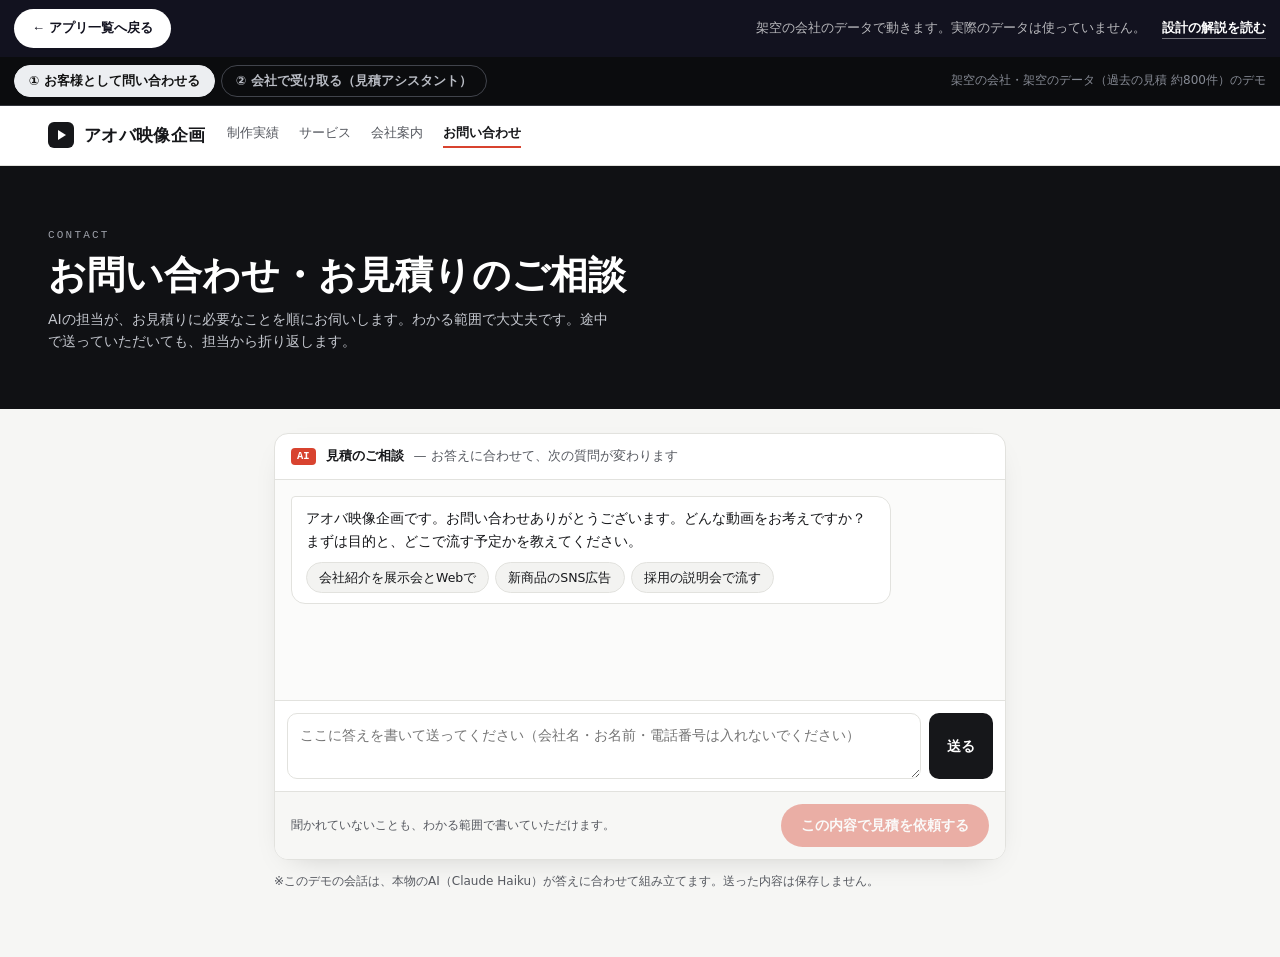
<file: bb66820f8ad337/index.html>
<!doctype html>
<!-- register: 実在性。①お客様の画面＝映像制作会社のホームページの問い合わせ ②会社の画面＝毎日開く見積の道具（編集ソフトの作法：暗い作業面・タイムライン） -->
<html lang="ja">
<head>
<meta charset="utf-8">
<meta name="robots" content="noindex">
<meta name="viewport" content="width=device-width,initial-scale=1">
<title>AI問い合わせと見積アシスタント｜アオバ映像企画（架空）</title>
<meta name="description" content="お客様はAIの問い合わせフォームに答えるだけ。会社には要件が整った状態で届き、再生ボタンで、まず聞き返すこと・根拠つきの概算・freeeの見積書がそろう。映像制作会社（架空）のデモ。">
<style>
:root{
  --bg:#141518; --panel:#1c1d21; --panel-2:#232429; --panel-3:#2b2d33; --line:#33353c; --line-2:#41444c;
  --ink:#eceef1; --ink-2:#b9bcc4; --ink-3:#868a94;
  --v:#6f84e6; --v-2:#4f63c4; --a:#3fae7f; --a-2:#2b8a62; --g:#d9a33f; --rec:#e5484d; --ok:#4cc38a; --warn:#e8a33d;
  --s-bg:#f6f6f4; --s-ink:#16171a; --s-ink-2:#55585f; --s-line:#e2e2de; --s-acc:#d8432f;
  --mono:ui-monospace,'SF Mono','JetBrains Mono',Menlo,monospace;
  --sans:'Hiragino Kaku Gothic ProN','Hiragino Sans','Noto Sans JP',system-ui,sans-serif;
}
*{box-sizing:border-box;margin:0;padding:0}
html,body{background:var(--bg);color:var(--ink);font-family:var(--sans);font-size:14px;line-height:1.6;-webkit-font-smoothing:antialiased;font-feature-settings:"palt" 1}
button,textarea,input{font:inherit;color:inherit}
a{color:var(--ink-2)}
.mono{font-family:var(--mono)}
.num{font-variant-numeric:tabular-nums}

/* デモの外枠（2つの画面を切り替える） */
.frame{display:flex;align-items:center;gap:10px;padding:8px 14px;background:#0b0c0e;border-bottom:1px solid var(--line);font-size:12px;color:var(--ink-3);flex-wrap:wrap}
.frame .sw{display:flex;gap:6px;flex-wrap:wrap}
.frame .sw button{display:flex;align-items:center;gap:8px;height:32px;padding:0 14px;border-radius:999px;border:1px solid var(--line-2);background:transparent;color:var(--ink-2);font-size:12.5px;font-weight:600;cursor:pointer}
.frame .sw button.on{background:var(--ink);color:#111;border-color:var(--ink)}
.frame .sw .n{min-width:18px;height:18px;border-radius:9px;background:var(--rec);color:#fff;font-size:11px;display:none;place-items:center;padding:0 5px}
.frame .sw .n.on{display:grid}
.frame .sp{flex:1}
.frame a{color:var(--ink-3);text-decoration:none}
.frame a:hover{color:var(--ink)}
.view{display:none}.view.on{display:block}

/* ── ① お客様の画面：会社のホームページ ── */
.site{background:var(--s-bg);color:var(--s-ink);min-height:calc(100vh - 49px)}
.s-head{display:flex;align-items:center;gap:22px;padding:16px clamp(16px,4vw,48px);background:#fff;border-bottom:1px solid var(--s-line)}
.s-logo{display:flex;align-items:center;gap:10px;font-weight:800;font-size:17px;letter-spacing:.02em}
.s-logo i{width:26px;height:26px;border-radius:6px;background:var(--s-ink);display:grid;place-items:center}
.s-logo i::after{content:'';border-left:8px solid #fff;border-top:5px solid transparent;border-bottom:5px solid transparent;margin-left:2px}
.s-nav{display:flex;gap:20px;font-size:13px;color:var(--s-ink-2)}
.s-nav span.on{color:var(--s-ink);font-weight:700;border-bottom:2px solid var(--s-acc);padding-bottom:2px}
@media (max-width:640px){.s-nav span:not(.on){display:none}}
.s-hero{background:#101114;color:#fff;padding:clamp(28px,5vw,56px) clamp(16px,4vw,48px)}
.s-hero small{font-family:var(--mono);font-size:11px;letter-spacing:.2em;color:#9da1aa}
.s-hero h1{font-size:clamp(24px,3.4vw,38px);font-weight:800;margin-top:6px;line-height:1.3}
.s-hero p{color:#c5c8cf;margin-top:8px;max-width:40em}
.s-body{max-width:780px;margin:0 auto;padding:24px clamp(16px,4vw,24px) 60px}
.form{background:#fff;border:1px solid var(--s-line);border-radius:14px;box-shadow:0 10px 30px -18px rgba(0,0,0,.25);overflow:hidden}
.form .fh{display:flex;align-items:center;gap:10px;padding:12px 16px;border-bottom:1px solid var(--s-line);font-size:13px;color:var(--s-ink-2);flex-wrap:wrap}
.form .fh b{color:var(--s-ink)}
.form .fh .ai{font-size:10.5px;font-weight:700;color:#fff;background:var(--s-acc);border-radius:4px;padding:0 6px;font-family:var(--mono)}
.chat{padding:16px;display:flex;flex-direction:column;gap:12px;max-height:56vh;min-height:220px;overflow:auto;background:#fbfbfa}
.msg{max-width:86%;padding:10px 14px;border-radius:14px;font-size:14px;line-height:1.7;white-space:pre-wrap}
.msg.ai{background:#fff;border:1px solid var(--s-line);border-top-left-radius:4px;align-self:flex-start}
.msg.me{background:var(--s-ink);color:#fff;border-top-right-radius:4px;align-self:flex-end}
.msg.wait{color:var(--s-ink-2)}
.chips{display:flex;gap:6px;flex-wrap:wrap;margin-top:8px;white-space:normal}
.chip{border:1px solid var(--s-line);background:#f3f3f1;border-radius:999px;padding:4px 12px;font-size:12.5px;cursor:pointer;color:var(--s-ink)}
.chip:hover{border-color:var(--s-ink)}
.compose{display:flex;gap:8px;padding:12px;border-top:1px solid var(--s-line);background:#fff}
.compose textarea{flex:1;min-height:46px;max-height:140px;resize:vertical;border:1px solid var(--s-line);border-radius:10px;padding:10px 12px;font-size:14px;background:#fff;color:var(--s-ink)}
.compose textarea:focus{outline:none;border-color:var(--s-ink)}
.compose button{border:0;border-radius:10px;background:var(--s-ink);color:#fff;font-weight:700;padding:0 18px;cursor:pointer}
.compose button:disabled{opacity:.4;cursor:default}
.fstat{font-size:12px;color:var(--s-ink-2);padding:0 16px;background:#fff}
.fstat:not(:empty){padding:8px 16px}
.fstat.err{color:var(--s-acc)}
.fsend{display:flex;justify-content:space-between;align-items:center;gap:12px;padding:12px 16px;border-top:1px solid var(--s-line);background:#f7f7f5;flex-wrap:wrap}
.fsend small{color:var(--s-ink-2);font-size:12px}
.fsend button{border:0;border-radius:999px;background:var(--s-acc);color:#fff;font-weight:700;padding:10px 20px;cursor:pointer}
.fsend button:disabled{opacity:.4;cursor:default}
.sent{display:none;padding:24px 16px;text-align:center}
.sent.on{display:block}
.sent b{font-size:17px}
.sent p{color:var(--s-ink-2);margin:6px 0 14px}
.sent button{border:0;border-radius:999px;background:var(--s-ink);color:#fff;font-weight:700;padding:10px 22px;cursor:pointer}
.s-note{font-size:12px;color:var(--s-ink-2);margin-top:12px}

/* ── ② 会社の画面：見積アシスタント ── */
.bar{display:flex;align-items:center;gap:14px;height:46px;padding:0 16px;background:#0f1013;border-bottom:1px solid var(--line)}
.logo{display:flex;align-items:center;gap:10px;font-weight:700;font-size:14px;white-space:nowrap}
.logo i{width:22px;height:22px;border-radius:5px;background:linear-gradient(135deg,var(--rec),#b9363a);display:grid;place-items:center}
.logo i::after{content:'';border-left:7px solid #fff;border-top:4.5px solid transparent;border-bottom:4.5px solid transparent;margin-left:2px}
.logo small{color:var(--ink-3);font-weight:500;margin-left:4px}
.sp{flex:1}
.pill{display:flex;align-items:center;gap:8px;font-size:12px;color:var(--ink-2);background:var(--panel-2);border:1px solid var(--line);border-radius:999px;padding:4px 12px;white-space:nowrap}
.dot{width:8px;height:8px;border-radius:50%;background:var(--warn);animation:blink 1s infinite}
.dot.ok{background:var(--ok);animation:none}
@keyframes blink{50%{opacity:.25}}
@media (max-width:600px){.bar{flex-wrap:wrap;height:auto;padding:8px 12px;row-gap:6px}.logo small{display:none}.pill{font-size:11px;padding:3px 10px}}
.ws{display:grid;grid-template-columns:300px minmax(0,1fr);min-height:calc(100vh - 95px)}
@media (max-width:900px){.ws{grid-template-columns:1fr}}
.inbox{background:var(--panel);border-right:1px solid var(--line);display:flex;flex-direction:column}
@media (max-width:900px){.inbox{border-right:0;border-bottom:1px solid var(--line)}}
.ph{display:flex;align-items:center;justify-content:space-between;padding:10px 14px;font-size:11px;letter-spacing:.12em;color:var(--ink-3);border-bottom:1px solid var(--line);font-family:var(--mono);text-transform:uppercase}
.ph b{color:var(--ink-2);font-family:var(--sans);letter-spacing:0;font-size:12px;text-transform:none}
.mail{display:block;width:100%;text-align:left;background:none;border:0;border-bottom:1px solid var(--line);padding:12px 14px;cursor:pointer;position:relative}
.mail:hover{background:var(--panel-2)}
.mail.on{background:var(--panel-3)}
.mail.on::before{content:'';position:absolute;left:0;top:0;bottom:0;width:3px;background:var(--rec)}
.mail .fr{display:flex;justify-content:space-between;gap:8px;font-size:12px;color:var(--ink-3)}
.mail .su{font-weight:700;font-size:13.5px;margin:2px 0 3px}
.mail .pv{font-size:12px;color:var(--ink-3);display:-webkit-box;-webkit-line-clamp:2;-webkit-box-orient:vertical;overflow:hidden}
.mail .new{display:inline-block;width:7px;height:7px;border-radius:50%;background:var(--v);margin-right:6px}
.src{display:inline-block;font-size:10px;font-weight:700;border-radius:4px;padding:0 5px;margin-right:6px;font-family:var(--mono)}
.src.f{background:#3a1f22;color:#ff9a9d}.src.m{background:#262a36;color:#a9b6ec}
.inbox .foot{margin-top:auto;padding:12px 14px;font-size:11.5px;color:var(--ink-3);border-top:1px solid var(--line)}
.main{display:flex;flex-direction:column;min-width:0}
.viewer{padding:14px 18px;border-bottom:1px solid var(--line);background:var(--panel)}
.viewer .hd{display:flex;align-items:baseline;gap:10px;flex-wrap:wrap;margin-bottom:8px}
.viewer .hd b{font-size:16px}
.viewer .hd span{font-size:12px;color:var(--ink-3)}
textarea.tx{width:100%;min-height:90px;resize:vertical;background:var(--panel-2);border:1px solid var(--line);border-radius:8px;padding:10px 12px;font-size:13.5px;line-height:1.7;color:var(--ink)}
textarea.tx:focus{outline:none;border-color:var(--line-2)}
.thread{background:var(--panel-2);border:1px solid var(--line);border-radius:8px;padding:10px 12px;font-size:13px;line-height:1.7;max-height:200px;overflow:auto;white-space:pre-wrap;color:var(--ink-2)}
.thread b{color:var(--ink)}
.sheet{display:grid;grid-template-columns:repeat(auto-fill,minmax(170px,1fr));gap:6px;margin-top:8px}
.sheet div{background:var(--panel-2);border:1px solid var(--line);border-radius:6px;padding:5px 9px;font-size:12px}
.sheet span{display:block;font-size:10.5px;color:var(--ink-3)}
.sheet .emp{color:var(--warn);font-style:normal}
.reply{margin-top:10px;display:none}
.reply.on{display:block}
.reply label{display:block;font-size:12px;color:var(--ink-3);margin-bottom:4px}
.go{display:flex;align-items:center;gap:14px;margin-top:10px;flex-wrap:wrap}
.play{display:inline-flex;align-items:center;gap:10px;height:44px;padding:0 22px 0 16px;border:0;border-radius:999px;background:var(--rec);color:#fff;font-weight:700;font-size:15px;cursor:pointer;box-shadow:0 6px 18px -8px rgba(229,72,77,.8)}
.play i{width:24px;height:24px;border-radius:50%;background:rgba(255,255,255,.18);display:grid;place-items:center}
.play i::after{content:'';border-left:9px solid #fff;border-top:6px solid transparent;border-bottom:6px solid transparent;margin-left:3px}
.play:hover{filter:brightness(1.08)}
.play:disabled{opacity:.5;cursor:default}
.go .st{font-size:12.5px;color:var(--ink-3)}
.go .st.err{color:var(--rec)}
.out{padding:16px 18px 40px;display:grid;grid-template-columns:minmax(0,1fr) minmax(0,1.25fr);gap:16px;align-items:start}
@media (max-width:1180px){.out{grid-template-columns:1fr}}
@media (max-width:600px){.viewer,.out{padding-left:12px;padding-right:12px}}
.card{background:var(--panel);border:1px solid var(--line);border-radius:10px;overflow:hidden}
.card .ph{background:var(--panel-2)}
.card .bd{padding:14px}
.empty{grid-column:1/-1;border:1px dashed var(--line-2);border-radius:10px;padding:40px 20px;text-align:center;color:var(--ink-3)}
.ask{counter-reset:q}
.ask li{list-style:none;position:relative;padding:10px 0 10px 34px;border-bottom:1px solid var(--line)}
.ask li:last-child{border-bottom:0}
.ask li::before{counter-increment:q;content:counter(q);position:absolute;left:0;top:10px;width:22px;height:22px;border-radius:50%;background:var(--panel-3);color:var(--ink-2);font-size:12px;font-weight:700;display:grid;place-items:center;font-family:var(--mono)}
.ask li.ai::before{background:var(--rec);color:#fff}
.ask .q{font-weight:700;font-size:14px}
.ask .w{font-size:12px;color:var(--ink-3);margin-top:2px}
.tag{display:inline-block;font-size:10.5px;font-weight:700;border-radius:4px;padding:0 6px;margin-left:6px;vertical-align:1px;font-family:var(--mono)}
.tag.ai{background:#3a1f22;color:#ff9a9d}.tag.diff{background:#3a3020;color:#f1c56f}.tag.miss{background:#262a36;color:#a9b6ec}
.btnline{display:flex;gap:8px;margin-top:12px;flex-wrap:wrap}
.btn{height:34px;padding:0 14px;border-radius:8px;border:1px solid var(--line-2);background:var(--panel-2);font-size:13px;font-weight:600;cursor:pointer}
.btn:hover{background:var(--panel-3)}
.btn.pri{background:var(--ink);color:#111;border-color:var(--ink)}
.near{margin-top:14px;padding:10px 12px;border-radius:8px;background:var(--panel-2);border:1px solid var(--line);font-size:12.5px;color:var(--ink-2)}
.near b{color:var(--ink)}
.near .tc{font-family:var(--mono);color:var(--ink-3);font-size:11.5px}
.total{display:flex;align-items:baseline;gap:12px;flex-wrap:wrap}
.total .big{font-size:34px;font-weight:800;letter-spacing:-.02em}
.total .rng{color:var(--ink-3);font-size:13px}
.judge{font-size:12.5px;margin-top:2px}
.judge.ok{color:var(--ok)}.judge.ng{color:var(--warn)}
.tl{margin-top:14px;border:1px solid var(--line);border-radius:8px;overflow:hidden;background:#17181b}
.ruler{display:flex;height:20px;border-bottom:1px solid var(--line);font-family:var(--mono);font-size:10px;color:var(--ink-3);position:relative;margin-left:44px}
.ruler span{position:absolute;top:3px;transform:translateX(-50%)}
.trk{display:flex;align-items:stretch;height:46px;border-bottom:1px solid var(--line)}
.trk:last-child{border-bottom:0}
.trk .lb{width:44px;flex:0 0 44px;text-align:center;line-height:1.2;display:grid;place-items:center;font-family:var(--mono);font-size:11px;font-weight:700;color:var(--ink-2);background:var(--panel-2);border-right:1px solid var(--line)}
.trk .lane{flex:1;display:flex;gap:2px;padding:5px 3px;min-width:0}
.clip{min-width:64px;border-radius:5px;padding:3px 7px;font-size:11.5px;line-height:1.3;cursor:pointer;overflow:hidden;white-space:nowrap;text-overflow:ellipsis;border:1px solid rgba(255,255,255,.12);text-align:left}
.clip small{display:block;font-family:var(--mono);opacity:.8;font-size:10.5px}
.clip.v{background:linear-gradient(180deg,var(--v),var(--v-2))}
.clip.a{background:linear-gradient(180deg,var(--a),var(--a-2))}
.clip.g{background:linear-gradient(180deg,var(--g),#a97c25);color:#1c1405}
.clip.on{outline:2px solid #fff;outline-offset:-1px}
.clip.none{background:repeating-linear-gradient(45deg,#2b2d33 0 6px,#25272c 6px 12px);color:var(--ink-3);cursor:default}
.ev{margin-top:12px;padding:12px;border-radius:8px;background:var(--panel-2);border:1px solid var(--line);font-size:12.5px;color:var(--ink-2)}
.ev b{color:var(--ink)}
.ev .row{display:flex;justify-content:space-between;gap:10px;padding:4px 0;border-bottom:1px dashed var(--line);font-size:12px}
.ev .row:last-child{border-bottom:0}
.ev .row span:first-child{color:var(--ink-3);font-family:var(--mono)}
.calc{font-size:11.5px;color:var(--ink-3);margin-top:10px;line-height:1.6}
.qt{width:100%;border-collapse:collapse;font-size:13px}
.qt th{font-size:11px;color:var(--ink-3);font-weight:600;text-align:left;padding:6px 8px;border-bottom:1px solid var(--line-2)}
.qt td{padding:7px 8px;border-bottom:1px solid var(--line)}
.qt td.r,.qt th.r{text-align:right;font-variant-numeric:tabular-nums}
.qt tr.sum td{font-weight:700;border-bottom:0}
.qt tr.sum.big td{font-size:15px}
.fnote{font-size:12px;color:var(--ink-3);margin-top:10px}
details{margin-top:10px}
details summary{cursor:pointer;font-size:12px;color:var(--ink-3)}
details pre{margin-top:8px;font-family:var(--mono);font-size:11px;background:#111215;border:1px solid var(--line);border-radius:6px;padding:10px;overflow:auto;max-height:260px;color:#c9ccd3}
.how{grid-column:1/-1}
.how .grid{display:grid;grid-template-columns:repeat(4,minmax(0,1fr));gap:10px}
@media (max-width:700px){.how .grid{grid-template-columns:repeat(2,minmax(0,1fr))}}
.how .k{background:var(--panel-2);border:1px solid var(--line);border-radius:8px;padding:10px 12px}
.how .k b{display:block;font-size:20px;font-variant-numeric:tabular-nums}
.how .k span{font-size:11.5px;color:var(--ink-3)}
.how p{font-size:12.5px;color:var(--ink-2);margin-top:10px}
.ev .row.op{cursor:pointer}.ev .row.op:hover{background:var(--panel-3)}
.near.op{cursor:pointer}
button.link{background:none;border:0;color:var(--v);cursor:pointer;font-size:12px;padding:0}.near.op:hover{border-color:var(--line-2)}
.near .open{float:right;font-size:11.5px;color:var(--v)}
.mdl{position:fixed;inset:0;background:rgba(5,6,8,.72);display:none;align-items:flex-start;justify-content:center;padding:40px 16px;overflow:auto;z-index:20}
.mdl.on{display:flex}
.doc{background:#fbfbf8;color:#1a1b1e;width:100%;max-width:760px;border-radius:6px;box-shadow:0 30px 80px -20px rgba(0,0,0,.6);overflow:hidden}
.doc .dbar{display:flex;align-items:center;gap:10px;padding:10px 14px;background:#e9e8e3;border-bottom:1px solid #d6d4cc;font-size:12px;color:#55585f;flex-wrap:wrap}
.doc .dbar b{color:#1a1b1e}
.doc .dbar .x{margin-left:auto;border:0;background:none;font-size:20px;line-height:1;cursor:pointer;color:#55585f}
.doc .pg{padding:26px clamp(16px,4vw,40px) 30px}
.doc h3{text-align:center;font-size:22px;letter-spacing:.4em;font-weight:800;margin-bottom:16px}
.doc .to{display:flex;justify-content:space-between;gap:12px;flex-wrap:wrap;font-size:13.5px;margin-bottom:12px}
.doc .to b{font-size:16px;border-bottom:1px solid #1a1b1e;padding-bottom:2px}
.doc .sub{font-size:13.5px;margin-bottom:12px}
.doc table{width:100%;border-collapse:collapse;font-size:13px}
.doc th{background:#ecebe6;border:1px solid #cfccc3;padding:6px 8px;font-size:12px;text-align:left}
.doc td{border:1px solid #d9d6ce;padding:6px 8px}
.doc td.r,.doc th.r{text-align:right;font-variant-numeric:tabular-nums}
.doc tr.hl td{background:#fff3c8}
.doc tr.tot td{font-weight:800}
.doc .memo{font-size:12.5px;color:#55585f;margin-top:12px}
.doc .st{display:inline-block;font-size:11px;font-weight:700;border-radius:4px;padding:1px 7px}
.doc .st.ok{background:#e3f4ea;color:#1f7a4a}.doc .st.ng{background:#eee;color:#666}.doc .st.q{background:#fbf0d8;color:#94650f}
.doc .acts{display:flex;gap:8px;flex-wrap:wrap;padding:12px 14px;border-top:1px solid #d6d4cc;background:#f1f0eb;font-size:12px;color:#55585f;align-items:center}
.doc .acts button{border:1px solid #bdb9ae;background:#fff;border-radius:6px;padding:6px 12px;font-weight:700;cursor:pointer;color:#1a1b1e}
.doc .acts button:disabled{opacity:.5;cursor:default}
.toast{position:fixed;left:50%;bottom:24px;transform:translateX(-50%);background:var(--ink);color:#111;font-weight:700;font-size:13px;padding:8px 16px;border-radius:999px;opacity:0;transition:opacity .2s;pointer-events:none;z-index:9}
.toast.on{opacity:1}
</style>
</head>
<body>
<div style="position:sticky;top:0;z-index:99999;display:flex;gap:14px;align-items:center;justify-content:space-between;flex-wrap:wrap;padding:9px 14px;background:#12121F;color:#fff;font:600 13px/1.6 'Noto Sans JP','Hiragino Sans',sans-serif;">
<a href="/#cases" style="display:inline-flex;align-items:center;gap:8px;padding:9px 18px;border-radius:999px;background:#fff;color:#12121F;text-decoration:none;font-weight:700;white-space:nowrap;">← アプリ一覧へ戻る</a>
<span style="display:flex;gap:16px;align-items:center;flex-wrap:wrap;"><span style="opacity:.7;font-weight:500;">架空の会社のデータで動きます。実際のデータは使っていません。</span><a href="https://zenn.dev/hiroshift/articles/bb66820f8ad337" target="_blank" rel="noopener" style="color:#fff;text-decoration:none;border-bottom:1px solid rgba(255,255,255,.4);white-space:nowrap;">設計の解説を読む</a></span>
</div>
<div class="frame">
  <div class="sw">
    <button id="tSite" class="on">① お客様として問い合わせる</button>
    <button id="tApp">② 会社で受け取る（見積アシスタント）<span class="n" id="badge">1</span></button>
  </div>
  <div class="sp"></div>
  <span>架空の会社・架空のデータ（過去の見積 約800件）のデモ</span>
</div>

<!-- ① お客様の画面 -->
<div class="view on" id="vSite">
  <div class="site">
    <div class="s-head"><div class="s-logo"><i></i>アオバ映像企画</div><nav class="s-nav"><span>制作実績</span><span>サービス</span><span>会社案内</span><span class="on">お問い合わせ</span></nav></div>
    <div class="s-hero"><small>CONTACT</small><h1>お問い合わせ・お見積りのご相談</h1><p>AIの担当が、お見積りに必要なことを順にお伺いします。わかる範囲で大丈夫です。途中で送っていただいても、担当から折り返します。</p></div>
    <div class="s-body">
      <div class="form">
        <div class="fh"><span class="ai">AI</span><b>見積のご相談</b><span>— お答えに合わせて、次の質問が変わります</span></div>
        <div class="chat" id="chat"></div>
        <div class="fstat" id="fstat"></div>
        <div class="compose" id="compose"><textarea id="ans" placeholder="ここに答えを書いて送ってください（会社名・お名前・電話番号は入れないでください）"></textarea><button id="ansSend">送る</button></div>
        <div class="fsend" id="fsend"><small>聞かれていないことも、わかる範囲で書いていただけます。</small><button id="submit" disabled>この内容で見積を依頼する</button></div>
        <div class="sent" id="sent"><b>送信しました</b><p>担当より、お見積りのご連絡をいたします。</p><button id="toApp">会社側の画面で、届いた問い合わせを見る →</button></div>
      </div>
      <div class="s-note">※このデモの会話は、本物のAI（Claude Haiku）が答えに合わせて組み立てます。送った内容は保存しません。</div>
    </div>
  </div>
</div>

<!-- ② 会社の画面 -->
<div class="view" id="vApp">
  <div class="bar">
    <div class="logo"><i></i>アオバ映像企画<small>見積アシスタント</small></div>
    <div class="sp"></div>
    <div class="pill"><span class="dot" id="dbDot"></span><span id="dbText">過去の見積を集めています…</span></div>
  </div>
  <div class="ws">
    <aside class="inbox">
      <div class="ph">Inbox <b>届いた問い合わせ</b></div>
      <div id="mails"></div>
      <div class="foot"><span class="src f">AIフォーム</span>ホームページの問い合わせ（要件を整理済み）　<span class="src m">メール</span>問い合わせ用のメール。どちらも自動でここに並びます。</div>
    </aside>
    <section class="main">
      <div class="viewer" id="viewer"></div>
      <div class="out" id="out"></div>
    </section>
  </div>
</div>
<div class="toast" id="toast"></div>
<div class="mdl" id="mdl"><div class="doc" id="doc"></div></div>

<script src="lib/fflate-0.8.2.min.js"></script>
<script src="engine.js"></script>
<script>
const ENDPOINT="https://script.google.com/macros/s/AKfycbzzlJe6owPGgZMEu_sIP9p9-lcds-yzrmRCC9x4A7DIFw__vPmQpAaEG4bAMQL5TSVF/exec";
const FULL="seiri/";
const $=id=>document.getElementById(id);
const esc=t=>String(t==null?'':t).replace(/[&<>"']/g,c=>({'&':'&amp;','<':'&lt;','>':'&gt;','"':'&quot;',"'":'&#39;'}[c]));
const yen=n=>'¥'+Math.round(n).toLocaleString();
const man=n=>(Math.round(n/1000)/10).toLocaleString()+'万';
const mask=t=>t.replace(/[0-9０-９]{2,4}[-‐－][0-9０-９]{2,4}[-‐－][0-9０-９]{3,4}/g,'（電話番号は伏せ）').replace(/[\w.+-]+@[\w-]+(\.[\w-]+)+/g,'（メールは伏せ）');
function toast(m){ const t=$('toast'); t.textContent=m; t.classList.add('on'); setTimeout(()=>t.classList.remove('on'),1800); }
function visitorId(){ try{ const k='b30_visitor'; let v=localStorage.getItem(k); if(!v){ v=Math.random().toString(36).slice(2,12); localStorage.setItem(k,v); } return v; }catch(e){ return 'anon'; } }
async function relay(text){
  const res=await fetch(ENDPOINT,{method:'POST',headers:{'Content-Type':'text/plain;charset=utf-8'},body:JSON.stringify({app:'day23',visitor:visitorId(),text})});
  const d=await res.json(); if(!d.ok) throw new Error(d.error||'失敗'); return d.result;
}
function show(v){ $('vSite').classList.toggle('on',v==='site'); $('vApp').classList.toggle('on',v==='app'); $('tSite').classList.toggle('on',v==='site'); $('tApp').classList.toggle('on',v==='app'); if(v==='app') $('badge').classList.remove('on'); window.scrollTo(0,0); }
$('tSite').addEventListener('click',()=>show('site')); $('tApp').addEventListener('click',()=>show('app')); $('toApp').addEventListener('click',()=>show('app'));

// 過去の見積は、開いた時点で裏で集める（本番は毎朝の自動処理）
let DB=null;
const DBP=SEIRI.ingest('data/',()=>{}).then(d=>{ DB=d; $('dbDot').classList.add('ok'); $('dbText').textContent='過去の見積 '+d.cases.length+'件　準備OK'; return d; }).catch(e=>{ $('dbText').textContent='過去の見積を読めませんでした'; throw e; });

/* ── ① AI問い合わせフォーム ── */
const GREET='アオバ映像企画です。お問い合わせありがとうございます。どんな動画をお考えですか？　まずは目的と、どこで流す予定かを教えてください。';
const MAXT=15;
let CH={log:[{who:'ai',text:GREET,chips:['会社紹介を展示会とWebで','新商品のSNS広告','採用の説明会で流す']}],res:null,busy:false,turns:0};
function drawChat(){
  const last=CH.log.length-1;
  $('chat').innerHTML=CH.log.map((m,i)=>'<div class="msg '+(m.who==='ai'?'ai':'me')+'">'+esc(m.text)+(m.who==='ai'&&i===last&&m.chips&&m.chips.length&&!(CH.res&&CH.res.done)?'<div class="chips">'+m.chips.map(c=>'<button class="chip">'+esc(c)+'</button>').join('')+'</div>':'')+'</div>').join('')+(CH.busy?'<div class="msg ai wait">考えています…</div>':'');
  $('chat').querySelectorAll('.chip').forEach(b=>b.addEventListener('click',()=>{ const t=$('ans'); t.value=(t.value?t.value+'、':'')+b.textContent; t.focus(); }));
  $('chat').scrollTop=$('chat').scrollHeight;
  const done=CH.res&&CH.res.done;
  $('ansSend').disabled=CH.busy||done||CH.turns>=MAXT; $('ans').disabled=CH.busy||done||CH.turns>=MAXT;
  $('submit').disabled=CH.busy||!CH.res;
}
function transcript(){ return CH.log.map(m=>(m.who==='me'?'お客様：':'滝川：')+m.text).join('\n'); }
function turnNote(){ const n=CH.turns+1; let t='\n\n【進行】お客様の発言は今'+n+'回目です（'+MAXT+'回目で会話は終わります）。'; if(n>=MAXT) t+='今回が最後です。何も聞かずに締めて、done を true にしてください。'; else if(n>=7) t+='まだ予算を聞いていなければ、今回は予算だけを聞いてください。予算の答えがあれば、締めて done を true にしてください。'; else if(n>=4) t+='見積に大きく効く点だけに絞って聞いてください。'; return t; }
async function sendAns(){
  const text=mask($('ans').value.trim()); if(!text||CH.busy) return;
  CH.log.push({who:'me',text}); $('ans').value=''; CH.busy=true; $('fstat').textContent=''; $('fstat').className='fstat'; drawChat();
  try{ const r=await relay(transcript()+turnNote()); CH.res=r; CH.turns++; CH.log.push({who:'ai',text:r.reply,chips:r.chips||[]});
    if(r.done) $('fstat').textContent='ご相談の内容がそろいました。「この内容で見積を依頼する」で送信できます。';
  }catch(e){ CH.log.pop(); $('ans').value=text; $('fstat').textContent='送れませんでした（'+e.message+'）。もう一度お試しください。'; $('fstat').className='fstat err'; }
  CH.busy=false; drawChat();
}
$('ansSend').addEventListener('click',sendAns);
$('ans').addEventListener('keydown',e=>{ if(e.key==='Enter'&&(e.metaKey||e.ctrlKey)){ e.preventDefault(); sendAns(); } });
$('submit').addEventListener('click',()=>{
  const r=CH.res, sh=r.sheet||{}, now=new Date(), hm=String(now.getHours()).padStart(2,'0')+':'+String(now.getMinutes()).padStart(2,'0');
  const first=(CH.log.find(m=>m.who==='me')||{}).text||'';
  ITEMS.unshift({kind:'form',from:'ホームページ（AI問い合わせ）',time:hm,sub:((sh.mokuteki&&sh.mokuteki.value)||(sh.baitai&&sh.baitai.value)||'動画制作のご相談').slice(0,28),body:first,thread:transcript(),res:r,isNew:true});
  sel=0; drawMails(); openItem();
  $('compose').style.display='none'; $('fsend').style.display='none'; $('sent').classList.add('on');
  $('badge').classList.add('on'); toast('会社に、新しい問い合わせが届きました');
});

/* ── ② 見積アシスタント ── */
const ITEMS=[
  {kind:'mail',from:'〇〇精機　総務部',time:'09:12',sub:'会社紹介動画のお見積りについて',isNew:true,
   body:'はじめてご連絡いたします。来月下旬の展示会のブースで流す、会社紹介の動画を作りたいと考えています。工場で製品を作っている様子を見せたく、社員が何人か出る予定です。展示会のあとは自社サイトにも載せたいと思っています。ご予算は100万円くらいまでで考えています。概算を教えていただけますでしょうか。',
   fb:{jissha:true,anime:false,cg3d:false,cad:false,days:0,places:1,cast:'shain',narration:'mikakunin',bgm:'mikakunin',shaku_sec:0,honsu:1,tokkyu:'nashi',budget_man:100}},
  {kind:'mail',from:'〇〇コスメ　マーケティング部',time:'昨日',sub:'新商品のSNS広告動画のご相談',
   body:'新商品をInstagramとTikTokの広告で出したいと考えています。実写は使わず、ポップなアニメーションにしたいです。15秒と30秒の2本で、縦型がメインです。配信は3か月のキャンペーン期間だけで、12月の頭から始めたいのですが、50万円ほどで可能でしょうか。',
   fb:{jissha:false,anime:true,cg3d:false,cad:false,days:0,places:0,cast:'nashi',narration:'mikakunin',bgm:'kigen',shaku_sec:30,honsu:2,tokkyu:'mikakunin',budget_man:50}},
];
let sel=0;
function drawMails(){
  $('mails').innerHTML=ITEMS.map((m,i)=>'<button class="mail'+(i===sel?' on':'')+'" data-i="'+i+'"><div class="fr"><span>'+(m.isNew?'<span class="new"></span>':'')+'<span class="src '+(m.kind==='form'?'f">AIフォーム':'m">メール')+'</span>'+esc(m.from)+'</span><span class="mono">'+esc(m.time)+'</span></div><div class="su">'+esc(m.sub)+'</div><div class="pv">'+esc(m.body)+'</div></button>').join('');
  document.querySelectorAll('.mail').forEach(b=>b.addEventListener('click',()=>{ sel=+b.dataset.i; ITEMS[sel].isNew=false; drawMails(); openItem(); }));
}
const SHEETL=[['baitai','媒体・掲載場所'],['kikan','掲載期間'],['shaku','尺・本数'],['hyougen','実写／アニメ'],['shutsuen','出演'],['satsuei','撮影'],['onsei','ナレーション／BGM'],['nouki','納期'],['yosan','予算'],['mokuteki','目的']];
function openItem(){
  const m=ITEMS[sel];
  let h='<div class="hd"><b>'+esc(m.sub)+'</b><span>'+esc(m.from)+'　'+esc(m.time)+'</span></div>';
  if(m.kind==='form'){
    const sh=(m.res&&m.res.sheet)||{};
    h+='<div class="thread">'+esc(m.thread).replace(/^(お客様：|滝川：)/gm,'<b>$1</b>')+'</div><div class="sheet">'+SHEETL.map(([k,l])=>{ const v=sh[k]&&sh[k].value; return '<div><span>'+l+'</span>'+(v?esc(v):'<i class="emp">未確認</i>')+'</div>'; }).join('')+'</div>';
  }else{
    h+='<textarea class="tx" id="body" spellcheck="false">'+esc(m.body)+'</textarea>'+
      '<div class="reply'+(m.asked?' on':'')+'" id="replyBox"><label>お客様からの返事（届いたら貼って、もう一度 ▶）</label><textarea class="tx" id="replyTx" style="min-height:64px" placeholder="例：サイトには期限なしで載せたいです。尺は3分くらい、ナレーションはプロにお願いしたいです。">'+esc(m.reply||'')+'</textarea></div>';
  }
  h+='<div class="go"><button class="play" id="play"><i></i>'+(m.asked?'もう一度 概算をつくる':'概算をつくる')+'</button><span class="st" id="st"></span></div>';
  $('viewer').innerHTML=h; $('play').addEventListener('click',run);
  if(m.out) render(m); else $('out').innerHTML='<div class="empty">▶ を押すと、まず聞き返すこと・根拠つきの概算・freeeの見積書が、ここにそろいます。</div>';
}

const Q={'掲載期間（BGM）':'Webなどへの掲載は、期間限定ですか、期限なしですか','出演（社員かプロか）':'出演される方は、社員の方ですか、プロのキャストですか','ナレーション':'ナレーションは入れますか','撮影日数':'撮影の場所と、日数の目安を教えてください','尺':'動画の長さ（尺）と本数の目安を教えてください','納期':'公開・納品のご希望日を教えてください'};
function lastQ(reply){ return String(reply||'').split(/(?<=[。？?])/).filter(x=>/[？?]|ください|でしょうか|ますか/.test(x)).join('').trim(); }
const KW=[['会社紹介','企業紹介','会社案内','コーポレート'],['採用','リクルート'],['展示会','ブース'],['製品','新製品','商品'],['SNS','広告','Instagram','TikTok'],['研修','マニュアル','教育'],['周年','記念','創立'],['イベント','セミナー','式典'],['CM']];

// 納期の言葉から、今日から何日あるかを数える（読めなければ null）
function noukiDays(t,now){
  if(!t) return null;
  t=t.replace(/[０-９]/g,c=>String.fromCharCode(c.charCodeAt(0)-65248));
  if(/至急|急ぎ|今週/.test(t)) return 7;
  const days=d=>Math.round((d-now)/864e5);
  let m;
  if(m=t.match(/(\d{1,2})月(\d{1,2})日/)){ const d=new Date(now.getFullYear(),+m[1]-1,+m[2]); if(d<now) d.setFullYear(d.getFullYear()+1); return days(d); }
  if(m=t.match(/(\d+)\s*週間/)) return +m[1]*7;
  if(m=t.match(/(\d+)\s*[かヶケカ]月/)) return +m[1]*30;
  if(m=t.match(/(再来月|来月|今月|(\d{1,2})月)(上旬|初旬|初め|頭|中旬|下旬|末)?/)){
    let y=now.getFullYear(), mo;
    if(m[1]==='今月') mo=now.getMonth(); else if(m[1]==='来月') mo=now.getMonth()+1; else if(m[1]==='再来月') mo=now.getMonth()+2; else { mo=+m[2]-1; if(mo<now.getMonth()) y++; }
    return days(new Date(y,mo,{上旬:5,初旬:5,初め:5,頭:5,中旬:15,下旬:25,末:28}[m[3]]||15));
  }
  if(/年内/.test(t)) return days(new Date(now.getFullYear(),11,28));
  return null;
}
// AIが抜き出したお客様の言葉（sheet）から、金額に効く条件を決まった規則で決め直す。同じ問い合わせなら毎回同じ条件＝同じ金額になる
// 読めた条件は f._rule、言葉はあるのに規則で読めずAIの読み取りのまま残した条件は f._ai に名前を残す（画面に出す）
// 撮影日数・出演・ナレーションは、AIがその項目に言葉を抜いていなければ、お客様が書いた文（said）から該当する一文を探して読む
function fixFlags(f,sheet,said){
  if(!sheet) return;
  const say=k=>{ const x=sheet[k]||{}; return ((x.quote||'')+' '+(x.value||'')).replace(/[０-９]/g,c=>String.fromCharCode(c.charCodeAt(0)-65248)).trim(); };
  const rule=f._rule=[], ai=f._ai=[];
  // 納期：今日から1か月を切れば特急
  const nk=sheet.nouki||{}, now=new Date(); now.setHours(0,0,0,0);
  let d=noukiDays(nk.quote,now); if(d===null) d=noukiDays(nk.value,now);
  if(d!==null){ f.tokkyu=d<31?'ari':'nashi'; rule.push('納期'); } else if(!say('nouki')) f.tokkyu='mikakunin'; else ai.push('納期');
  // 尺：いくつか挙がったら長いほう
  const s=say('shaku'), secs=[];
  s.replace(/(\d+(?:\.\d+)?)\s*秒/g,(_,n)=>secs.push(+n)); s.replace(/(\d+(?:\.\d+)?)\s*分/g,(_,n)=>secs.push(Math.round(+n*60)));
  if(secs.length){ f.shaku_sec=Math.max(...secs); rule.push('尺'); } else if(s) ai.push('尺');
  // 掲載期間：BGMの形が変わる
  const k=say('kikan');
  if(/期限なし|無期限|ずっと|恒久|期限は(?:設けない|ない|特に)/.test(k)){ f.bgm='mukigen'; rule.push('掲載期間'); }
  else if(/\d+\s*[かヶケカ]月|\d+\s*年|\d+\s*週|期間限定|期間だけ|期間中|キャンペーン|まで/.test(k)){ f.bgm='kigen'; rule.push('掲載期間'); }
  else if(!k) f.bgm='mikakunin'; else ai.push('掲載期間');

  // ここから3つは、AIが足した「（推定）」の値は使わず、お客様の言葉と整えた値だけで読む。一〜五は数字に
  const say2=k=>{ const x=sheet[k]||{}; return ((x.quote||'')+' '+(/推定/.test(x.value||'')?'':(x.value||''))).replace(/[０-９]/g,c=>String.fromCharCode(c.charCodeAt(0)-65248)).replace(/[一二三四五]/g,c=>'一二三四五'.indexOf(c)+1).trim(); };
  const parts=t=>t.split(/[。、,，\n]/).map(x=>x.trim()).filter(Boolean);
  const NARR=/ナレ|声優|読み上げ|語り|ボイス/;
  const norm=t=>String(t||'').replace(/[０-９]/g,c=>String.fromCharCode(c.charCodeAt(0)-65248)).replace(/[一二三四五]/g,c=>'一二三四五'.indexOf(c)+1);
  const fromSaid=re=>parts(norm(said)).filter(x=>re.test(x)).join('、');
  // 撮影日数：「半日」「2日」「1日半」「1〜2日」（いくつか挙がったら長いほう）。日付（11月10日）は数えない
  const sa=say2('satsuei')||fromSaid(/撮影|ロケ/), ds=[];
  if(/半日/.test(sa)&&!/\d\s*日\s*半/.test(sa)) ds.push(0.5);
  sa.replace(/(?<![月\d.\/])(\d+(?:\.\d+)?)\s*日\s*(半)?/g,(_,n,h)=>{ if(+n>0) ds.push(+n+(h?0.5:0)); });
  if(ds.length){ f.days=Math.max(...ds); rule.push('撮影日数'); } else if(!sa) f.days=0; else if(f.jissha) ai.push('撮影日数');
  // 出演：プロ（キャスト・俳優・タレント・モデル）／社員（社員・スタッフ・社長…）／なし。ナレーションの話の一文は外し、「プロは使わない」「社員は出さない」は打ち消しとして外す
  const cut=t=>parts(t).filter(x=>!NARR.test(x)).join('、')
    .replace(/(プロ|キャスト|俳優|役者|タレント|モデル|女優)[^、]{0,10}?(使わ|起用し|起用せ|頼ま|呼ば|入れ|出さ)(ない|ず|なく)/g,'')
    .replace(/(社員|スタッフ|従業員|職員|社長|代表)[^、]{0,8}?(出ない|出さない|出せない|出られない|映らない|映せない|NG)/g,'');
  const cs=cut(say2('shutsuen'))||cut(fromSaid(/出演|出る|出て|出ます|登場|映る|キャスト|俳優|タレント|女優|モデルさん/)), ct=cs;
  if(/プロ|キャスト|俳優|役者|タレント|女優|モデルさん|モデルを|モデルの方/.test(ct)){ f.cast='pro'; rule.push('出演'); }
  else if(/社員|スタッフ|従業員|職員|社長|代表|自社の|弊社の|うちの/.test(ct)){ f.cast='shain'; rule.push('出演'); }
  else if(/なし|無し|不要|いない|出ない|出さない|ありません|映らない|使わない|いりません/.test(cs)){ f.cast='nashi'; rule.push('出演'); }
  else if(/未定|お任せ|おまかせ|相談|検討|迷|これから|まだ/.test(cs)){ f.cast='mikakunin'; rule.push('出演'); }
  else if(!cs) f.cast=f.jissha?'mikakunin':'nashi';
  else if(f.jissha) ai.push('出演');
  // ナレーション：「ナレーション・声優・読み上げ」の一文だけを読む（BGMの話と混ぜない）。言葉が無ければ未確認
  const ns=[say2('onsei'),say2('shutsuen'),say2('hyougen')].map(parts).flat().filter(x=>NARR.test(x)).join('。')||fromSaid(NARR);
  if(/ナレ[^。]{0,8}?(なし|無し|不要|いらない|要らない|いりません|入れない|入れず|入れません|なくて|無くて|使わない|しません)|字幕だけ|テロップだけ/.test(ns)){ f.narration='nashi'; rule.push('ナレーション'); }
  else if(/未定|お任せ|おまかせ|相談|検討|迷|これから|決めていない|決まっていない/.test(ns)){ f.narration='mikakunin'; rule.push('ナレーション'); }
  else if(ns){ f.narration='ari'; rule.push('ナレーション'); }
  else f.narration='mikakunin';
}
async function run(){
  const m=ITEMS[sel]; const st=$('st'); $('play').disabled=true; st.className='st';
  const t0=Date.now();
  if(m.kind==='form'){
    st.textContent='AIフォームで整理済みの要件を、過去の見積と照らし合わせています…';
    m.flags=Object.assign({},m.res.flags||{}); m.aiq=''; m.viaAI=true;
  }else{
    m.body=$('body').value; const rep=$('replyTx')?$('replyTx').value.trim():''; m.reply=rep;
    let text='お客様：'+mask(m.body.trim());
    if(m.asked&&m.lastAsk) text+='\n滝川：'+m.lastAsk+(rep?'\nお客様：'+mask(rep):'');
    text+='\n\n【進行】これはお客様から届いた問い合わせのメール'+(rep?'と、こちらの質問への返事':'')+'です。書いてあること・書いてあることから明らかなこと（工場の様子を見せる＝実写、など）は聞き返さないでください。書かれていない中で、金額にいちばん効く一点だけを短く聞いてください。';
    st.textContent='AIが問い合わせを読んでいます…';
    try{ const r=await relay(text); m.flags=Object.assign({},r.flags||{}); m.sheet=r.sheet; m.aiq=lastQ(r.reply); m.viaAI=true; }
    catch(e){ m.flags=Object.assign({},m.fb); m.aiq=''; m.viaAI=false; st.className='st err'; st.textContent='AIに届かなかったので、見本の読み取りで表示しています（'+e.message+'）'; }
  }
  const said=m.kind==='form'?String(m.thread||'').split(/\n(?=お客様：|滝川：)/).filter(l=>l.startsWith('お客様：')).map(l=>l.slice(4)).join('。'):m.body+'。'+(m.reply||'');
  if(m.viaAI) fixFlags(m.flags,m.kind==='form'?(m.res&&m.res.sheet):m.sheet,said);
  if(!DB){ st.textContent='過去の見積の準備を待っています…'; await DBP; }
  const txt=(m.kind==='form'?m.thread:m.body+' '+(m.reply||''));
  m.flags.kw=[].concat(...KW.filter(g=>g.some(k=>txt.includes(k))));
  m.out=true; m.asked=m.kind==='mail'; m.lastAsk=m.aiq||m.lastAsk;
  render(m);
  if(m.viaAI) st.textContent=(m.kind==='form'?'整理済みの要件から作りました':'AIが読んで、過去の見積と照らし合わせました')+'（'+(Math.round((Date.now()-t0)/100)/10)+'秒）';
  $('play').disabled=false;
  if(m.kind==='mail'){ $('replyBox').classList.add('on'); $('play').innerHTML='<i></i>もう一度 概算をつくる'; }
}

function evAmt(cat,v){
  if(cat!=='satsuei'&&cat!=='cast') return yen(v.a);
  const orig=v.c.lines.filter(l=>l.cat===cat).reduce((t,l)=>t+l.amount,0), u=cat==='satsuei'?v.c.cond.days:v.c.cond.cast_n, unit=cat==='satsuei'?'日':'名';
  return (cat==='satsuei'?'1日あたり ':'1名あたり ')+yen(v.a)+'<small style="color:var(--ink-3)">（元 '+yen(orig)+'・'+(u===0.5?'半日':u+unit)+'）</small>';
}
function render(m){
  const f=m.flags, c=SEIRI.compare(DB,f), e=SEIRI.estimate(DB,f);
  const items=[];
  if(m.aiq) items.push({cls:'ai',tag:'<span class="tag ai">AI</span>',q:m.aiq,w:'問い合わせを読んだAIが、最初に聞き返すべきと判断した一問'});
  (c?c.todo:[]).forEach(t=>{ if(!m.aiq||!m.aiq.includes(t.label.replace(/（.*/,'').slice(0,2))) items.push({cls:'',tag:'<span class="tag miss">未確認</span>',q:Q[t.label]||t.label,w:t.why}); });
  (c?c.diffs:[]).forEach(d=>items.push({cls:'',tag:'<span class="tag diff">前回と違う</span>',q:d.label+'：今回は「'+d.now+'」、前回は「'+d.before+'」',w:d.why}));
  m.qs=items.filter(i=>i.cls==='ai'||i.tag.includes('miss')).map(i=>i.q);
  const ask='<div class="card"><div class="ph">Check <b>まず聞き返すこと（押さえどころ）</b></div><div class="bd"><ol class="ask">'+
    (items.length?items.map(i=>'<li class="'+i.cls+'"><div class="q">'+esc(i.q)+i.tag+'</div><div class="w">'+esc(i.w)+'</div></li>').join(''):'<li><div class="q">大事な点は、そろっています</div><div class="w">このまま見積に進めます</div></li>')+
    '</ol><div class="btnline"><button class="btn pri" id="copyReply">返信の下書きをコピー</button></div>'+
    (c?'<div class="near op" data-cid="'+esc(c.c.id)+'"><span class="open">元の見積を開く →</span>いちばん似た過去の案件：<b>'+esc(c.c.title)+'</b>　'+yen(c.c.total)+'<br><span class="tc">'+esc(c.c.date)+'　'+esc(c.c.srcLabel)+'</span></div>':'')+'</div></div>';
  const rows=e.rows.filter(x=>!x.none), A=['narration','ma','bgm'], G=['tokkyu','kikaku'];
  const vRows=rows.filter(x=>!A.includes(x.cat)), aRows=rows.filter(x=>A.includes(x.cat)), tot=e.total.mid||1;
  const clip=x=>'<button class="clip '+(A.includes(x.cat)?'a':G.includes(x.cat)?'g':'v')+'" data-k="'+rows.indexOf(x)+'" title="'+esc(x.name)+'　'+man(x.lo)+'〜'+man(x.hi)+'" style="flex:'+Math.max(x.mid/tot,0.06)+' 1 0">'+esc(x.name)+'<small>'+man(x.mid)+'</small></button>';
  const bud=f.budget_man>0?f.budget_man*10000:0;
  const judge=!bud?'':(e.total.hi<=bud?'<div class="judge ok">ご予算'+f.budget_man+'万円に収まる見込み</div>':e.total.lo>bud?'<div class="judge ng">ご予算'+f.budget_man+'万円を上回る見込み＝構成を相談</div>':'<div class="judge ng">ご予算'+f.budget_man+'万円の前後＝振れ幅しだい</div>');
  const nones=e.rows.filter(x=>x.none);
  // 条件の決め方：お客様の言葉から規則で決めたもの／AIの読み取りのままのもの（人が確かめる）
  const cv={'納期':f.tokkyu==='ari'?'特急':f.tokkyu==='nashi'?'通常':'未確認','尺':f.shaku_sec>0?f.shaku_sec+'秒':'未確認','掲載期間':f.bgm==='mukigen'?'無期限':f.bgm==='kigen'?'期間限定':'未確認',
    '撮影日数':f.days>0?(f.days===0.5?'半日':f.days+'日'):'未確認','出演':{pro:'プロ',shain:'社員',nashi:'なし'}[f.cast]||'未確認','ナレーション':{ari:'あり',nashi:'なし'}[f.narration]||'未確認',
    '表現':[f.jissha?'実写':'',f.anime?'アニメ':'',f.cg3d?'3DCG':''].filter(Boolean).join('＋')||'未確認','CAD':f.cad?'支給あり':'なし','撮影場所':f.places>0?f.places+'か所':'未確認','本数':f.honsu>0?f.honsu+'本':'未確認','予算':f.budget_man>0?f.budget_man+'万円':'未確認'};
  const cl=a=>a.map(n=>esc(n)+'（'+esc(cv[n])+'）').join('・');
  const aiL=(f._ai||[]).concat(['表現'],f.cg3d?['CAD']:[],f.jissha?['撮影場所']:[],['本数','予算']);
  const hw=m.viaAI&&f._rule?'<div class="calc">条件の決め方：'+(f._rule.length?'<b>規則</b>（お客様の言葉から決まった規則で）＝'+cl(f._rule)+'。':'')+'<b>AIの読み取り</b>＝'+cl(aiL)+'。AIの読み取りの条件は、人が確かめてください。</div>':'';
  const est='<div class="card"><div class="ph">Estimate <b>根拠つきの概算</b></div><div class="bd">'+
    '<div class="total"><span class="big num">'+yen(e.total.mid)+'</span><span class="rng num">'+man(e.total.lo)+' 〜 '+man(e.total.hi)+'（税抜）</span></div>'+judge+
    '<div class="tl"><div class="ruler">'+[0.25,0.5,0.75].map(p=>'<span style="left:'+(p*100)+'%">'+man(tot*p)+'</span>').join('')+'</div>'+
    '<div class="trk"><div class="lb">V1<br><small style="font-size:9.5px;color:var(--ink-3);font-weight:500">映像</small></div><div class="lane">'+vRows.map(clip).join('')+'</div></div>'+
    '<div class="trk"><div class="lb">A1<br><small style="font-size:9.5px;color:var(--ink-3);font-weight:500">音</small></div><div class="lane">'+(aRows.length?aRows.map(clip).join(''):'<div class="clip none" style="flex:1">音（ナレーション・MA・BGM）は未確認</div>')+'</div></div></div>'+
    '<div class="ev" id="ev"></div>'+
    hw+(nones.length?'<div class="calc">金額に入れていないもの：'+nones.map(x=>esc(x.name)+'（'+esc(x.why)+'）').join('／')+'</div>':'')+
    '<div class="calc">金額はAIではなく決まった計算です。過去に受注した'+e.pool+'件（freee以前のExcelも含む）から条件の似た'+e.sim.length+'件を数え、費目ごとに真ん中の半分（下から25〜75%）の幅を出しています。同じ条件なら毎回同じ金額です。'+(e.notes.length?esc(e.notes.join('。'))+'。':'')+'<br><b>概算は過去の見積から数えた目安で、見積の確定ではありません。AIの読み取りは間違えることがあります。条件と金額は人が確かめてください。</b></div></div></div>';
  const lines=rows.map(x=>({type:'item',description:x.name,quantity:1,unit:'式',unit_price:String(x.mid),tax_rate:10}));
  const sum=rows.reduce((t,x)=>t+x.mid,0), tax=Math.floor(sum*0.1);
  const body={company_id:'（貴社のfreee事業所ID）',quotation_date:'（今日）',subject:m.sub.slice(0,30)+' 概算見積',partner_id:'（取引先）',partner_title:'御中',tax_entry_method:'out',tax_fraction:'omit',withholding_tax_entry_method:'out',lines};
  const fq='<div class="card" style="grid-column:1/-1"><div class="ph">freee <b>freeeの見積書（送付前）</b></div><div class="bd">'+
    '<table class="qt"><tr><th>品目</th><th class="r">数量</th><th class="r">単価（税抜）</th></tr>'+rows.map(x=>'<tr><td>'+esc(x.name)+'</td><td class="r">1 式</td><td class="r">'+yen(x.mid)+'</td></tr>').join('')+
    '<tr class="sum"><td>小計</td><td></td><td class="r">'+yen(sum)+'</td></tr><tr><td>消費税（10%）</td><td></td><td class="r">'+yen(tax)+'</td></tr><tr class="sum big"><td>合計</td><td></td><td class="r">'+yen(sum+tax)+'</td></tr></table>'+
    '<div class="btnline"><button class="btn" id="mkQ">freeeに見積書を作る</button></div>'+
    '<div class="fnote" id="mkNote">単価は各費目の真ん中の金額で仮置き。押すと、freeeに見積書を作る中身を組み立てます（このデモはfreeeに送りません）。お客様に送るのは、金額を確かめた人です。</div>'+
    '<details id="tech"><summary>技術者向け：freeeに送る中身（freee請求書API・POST /iv/quotations）</summary><pre>'+esc(JSON.stringify(body,null,2))+'</pre></details></div></div>';
  const s=DB.stats, fr=DB.cases.filter(x=>x.src==='freee').length, ex=DB.cases.filter(x=>x.src==='excel').length;
  const how='<div class="card how"><details style="margin:0"><summary style="padding:12px 14px;font-size:13px;color:var(--ink-2)">過去の見積は、どう集めたか（freee・Excel・外注の支払い）</summary><div class="bd"><div class="grid">'+
    '<div class="k"><b>'+fr+'件</b><span>freeeの見積書（APIで読み戻したもの）</span></div><div class="k"><b>'+ex+'件</b><span>freee以前のExcel（'+s.excelFiles+'ファイル）</span></div>'+
    '<div class="k"><b>'+(s.byRule/s.lines*100).toFixed(1)+'%</b><span>品目名を言葉の一覧で読めた割合</span></div><div class="k"><b>'+DB.cases.filter(x=>x.mochidashi).length+'件</b><span>後から掲載を延ばされた持ち出し</span></div></div>'+
    '<p>普段の置き場（freee・共有フォルダのExcel・外注の支払い）を読みに行くだけで、新しく入力するものはありません。言葉の一覧で読めなかった品目名（'+s.odd.length+'種類）だけをAIが振り分けます。</p>'+
    '<p><a href="'+FULL+'" target="_blank" rel="noopener">集めて整える過程を見る →</a></p></div></details></div>';
  $('out').innerHTML=ask+est+fq+how;
  document.querySelectorAll('.clip[data-k]').forEach(b=>b.addEventListener('click',()=>{
    document.querySelectorAll('.clip').forEach(x=>x.classList.remove('on')); b.classList.add('on');
    const x=rows[+b.dataset.k];
    $('ev').innerHTML='<b>'+esc(x.name)+'</b>　'+yen(x.lo)+' 〜 '+yen(x.hi).slice(1)+'　真ん中 '+yen(x.mid)+'<br><span style="font-size:12px;color:var(--ink-3)">'+(x.cat==='tokkyu'?'特急の過去'+x.n+'件の割合から':'似た案件'+x.n+'件'+(x.wide?'（似た条件が少ないので条件を広げて数えた）':''))+(x.note?'。'+esc(x.note):'')+'</span>'+
      ((x.ev||[]).map((v,j)=>'<div class="row op'+(j>=6?' more':'')+'" data-cid="'+esc(v.c.id)+'" data-cat="'+x.cat+'" title="元の見積を開く"'+(j>=6?' style="display:none"':'')+'><span>'+esc(v.c.date)+'　'+esc(v.c.srcLabel)+'</span><span>'+esc(v.c.title)+'　'+evAmt(x.cat,v)+'</span></div>').join(''))+((x.ev||[]).length>6?'<div class="row"><button class="link" id="evAll">全'+x.ev.length+'件を見る（freee以前のExcelも）</button><span></span></div>':'');
    const ea=$('evAll'); if(ea) ea.addEventListener('click',()=>{ document.querySelectorAll('.ev .row.more').forEach(r=>r.style.display=''); ea.parentElement.remove(); });
  }));
  const fc=document.querySelector('.clip[data-k]'); if(fc) fc.click();
  $('copyReply').addEventListener('click',()=>{
    const qs=m.qs, to=m.kind==='form'?'お客様':m.from.replace(/　.*/,'')+' ご担当者様';
    const txt=to+'\n\nお問い合わせありがとうございます。アオバ映像企画の◯◯です。\n概算をお出しするにあたり、次の点を教えていただけますでしょうか。\n\n'+(qs.length?qs.map((q,i)=>(i+1)+'. '+q.replace(/[。？?]+$/,'')+'。').join('\n'):'1. ご希望の内容で、あらためて概算をお送りします。')+'\n\nいただいた内容をもとに、過去の似た事例から概算をお送りします。\nどうぞよろしくお願いいたします。';
    (navigator.clipboard?navigator.clipboard.writeText(txt):Promise.reject()).then(()=>toast('返信の下書きをコピーしました')).catch(()=>toast('コピーできませんでした'));
  });
  $('mkQ').addEventListener('click',()=>{ $('mkNote').innerHTML='<b style="color:var(--ok)">見積書の中身を組み立てました。</b>本番ではこのままfreeeに見積書（送付前）として作られ、滝川さんがfreeeの画面で確かめてから送ります。このデモは送信しません。'; $('tech').open=true; });
}

// 元の見積を丸ごと開く（今回の金額に使った行に色）。Excelは元のファイルをそのまま渡す
const CATL={kikaku:'企画構成・台本',satsuei:'撮影',ido:'撮影場所の追加',cast:'出演',henshu:'編集',jimaku:'テロップ・字幕',eigo:'英語字幕',anime:'アニメーション',cg3d:'3DCG',narration:'ナレーション',ma:'MA',bgm:'BGM',resize:'サイズ展開',tokkyu:'特急',shokeihi:'諸経費',nebiki:'値引き',drone:'ドローン'};
function openCase(id,cat){
  const c=DB.cases.find(x=>String(x.id)===String(id)); if(!c) return;
  const stc=c.status==='受注'||c.status==='受注（推定）'?'ok':c.status==='失注'?'ng':'q';
  const sum=c.lines.reduce((t,l)=>t+l.amount,0);
  $('doc').innerHTML='<div class="dbar"><b>'+esc(c.srcLabel)+'</b><span>'+esc(c.date||'')+'</span><span class="st '+stc+'">'+esc(c.status)+'</span><span title="'+esc(c.statusWhy||'')+'">'+esc(c.statusWhy||'')+'</span><button class="x" id="mx" aria-label="閉じる">×</button></div>'+
    '<div class="pg"><h3>御見積書</h3><div class="to"><b>'+esc(c.partner||'')+'　御中</b><span>'+esc(c.date||'')+'<br>アオバ映像企画（架空）</span></div>'+
    '<div class="sub">件名：'+esc(c.title)+'</div>'+
    '<table><tr><th>品目</th><th>費目（読み替え）</th><th class="r">数量</th><th class="r">単価</th><th class="r">金額</th></tr>'+
    c.lines.map(l=>'<tr class="'+(cat&&l.cat===cat?'hl':'')+'"><td>'+esc(l.desc)+'</td><td>'+esc(CATL[l.cat]||'（未決定）')+(l.how==='ai'?'　AI':l.how==='person'?'　人':'')+'</td><td class="r">'+esc(l.qty)+' '+esc(l.unit||'')+'</td><td class="r">'+yen(l.price)+'</td><td class="r">'+yen(l.amount)+'</td></tr>').join('')+
    '<tr class="tot"><td colspan="4">合計（税抜）</td><td class="r">'+yen(sum)+'</td></tr></table>'+
    (c.memo?'<div class="memo">備考：'+esc(c.memo)+'</div>':'')+
    (cat?'<div class="memo">黄色の行が、今回の「'+esc(CATL[cat]||cat)+'」の金額に使った行です。</div>':'')+'</div>'+
    '<div class="acts">'+(c.src==='excel'?'<button id="dlx">元のExcelファイルを開く</button><span>'+esc(c.file)+'</span>':'<button disabled>freeeで開く（本番）</button><span>このデモでは、freeeの開発用テスト事業所から読み戻した中身を表示しています</span>')+'</div>';
  $('mdl').classList.add('on');
  $('mx').addEventListener('click',()=>$('mdl').classList.remove('on'));
  if(c.src==='excel') $('dlx').addEventListener('click',async()=>{
    const b=$('dlx'); b.disabled=true; b.textContent='取り出しています…';
    try{ const buf=await (await fetch('data/kyu_mitsumori_2019-2021.zip')).arrayBuffer(); const files=fflate.unzipSync(new Uint8Array(buf));
      const key=Object.keys(files).find(k=>k.endsWith('/'+c.file)); const blob=new Blob([files[key]],{type:'application/vnd.openxmlformats-officedocument.spreadsheetml.sheet'});
      const a=document.createElement('a'); a.href=URL.createObjectURL(blob); a.download=c.file; document.body.appendChild(a); a.click(); a.remove(); b.textContent='元のExcelファイルを開く';
    }catch(e){ b.textContent='取り出せませんでした'; }
    b.disabled=false;
  });
}
document.addEventListener('click',e=>{ const el=e.target.closest&&e.target.closest('[data-cid]'); if(el) openCase(el.dataset.cid, el.dataset.cat||''); });
$('mdl').addEventListener('click',e=>{ if(e.target.id==='mdl') $('mdl').classList.remove('on'); });
document.addEventListener('keydown',e=>{ if(e.key==='Escape') $('mdl').classList.remove('on'); });

drawChat(); drawMails(); openItem();
</script>
</body>
</html>
</file>
<file: 0c14aecb6fb8c0/style.css>
*{box-sizing:border-box}
:root{--ink:#1c2330;--sub:#68738a;--line:#dde1e9;--bg:#eef0f4;--card:#fff;--accent:#0d9488;--accent2:#ff6b35;--alert:#b91c1c;--hot:#a03c0c;--hotbg:#fff6ee}
html{-webkit-text-size-adjust:100%}
body{margin:0;font-family:-apple-system,"Hiragino Kaku Gothic ProN","Hiragino Sans","Yu Gothic","Noto Sans JP",sans-serif;background:var(--bg);color:var(--ink);font-feature-settings:"palt" 1}
button,select,input{font-family:inherit}

/* ── 見出し ── */
header.app{background:#232a38;color:#fff;display:flex;align-items:center;gap:18px;padding:0 20px;min-height:48px}
.logo{font-weight:800;font-size:17px;letter-spacing:.04em;white-space:nowrap}
.logo i{font-style:normal;color:var(--accent2)}
nav{display:flex;gap:2px;overflow-x:auto;min-width:0;flex:1}
nav a{color:#cbd5e1;text-decoration:none;font-size:13px;padding:8px 12px;border-radius:7px;white-space:nowrap}
nav a small{font-size:10px;margin-left:5px;color:#9fd8ce;font-weight:400}
nav a.on{background:#0d9488;color:#fff;font-weight:700}
nav a.on small{color:#e0fdf8}
nav a:hover{background:#2f3a4e}
.hright{display:flex;gap:8px;align-items:center;margin-left:auto}
.sample{font-size:11.5px;background:#fde68a;color:#713f12;font-weight:700;padding:4px 10px;border-radius:999px;white-space:nowrap}
.reset{font-size:11.5px;background:transparent;color:#cbd5e1;border:1px solid #475569;border-radius:999px;padding:4px 10px;cursor:pointer;white-space:nowrap}
@media(max-width:760px){
  header.app{flex-wrap:wrap;gap:6px 10px;padding:8px 12px}
  nav{order:3;flex-basis:100%}
}

.wrap{padding:18px 20px 110px;max-width:100%}
@media(max-width:760px){.wrap{padding:14px 12px 160px}}
h1{font-size:16px;margin:0 0 6px;color:#3d4656}
.lead{color:var(--sub);font-size:13px;margin:0 0 12px;line-height:1.7}
.box{background:var(--card);border:1px solid var(--line);border-radius:10px;padding:12px 14px}
.btn{border:none;border-radius:8px;padding:10px 16px;font-size:13px;font-weight:700;cursor:pointer;white-space:nowrap}
.btn.main{background:var(--accent);color:#fff}.btn.sub{background:#fff;color:var(--ink);border:1px solid var(--line)}.btn.hot{background:var(--accent2);color:#fff}.btn.blue{background:#2563eb;color:#fff}
.btn:disabled{opacity:.4;cursor:default}
.muted{color:var(--sub)}
.num{font-variant-numeric:tabular-nums}
.toast{position:fixed;left:50%;bottom:84px;transform:translateX(-50%);background:#0d9488;color:#fff;font-size:13px;font-weight:700;padding:8px 16px;border-radius:999px;opacity:0;transition:opacity .3s;pointer-events:none;max-width:90vw;text-align:center;z-index:100001}
.toast.on{opacity:1}

/* ── 案件一覧 ── */
.keep{display:flex;gap:18px;align-items:flex-start;margin:0 0 10px;padding:9px 14px;border-left:4px solid var(--accent);font-size:12.5px}
.keep b{color:#0b7268;white-space:nowrap;padding-top:2px}
.keep ul{margin:0;padding-left:18px;display:grid;grid-template-columns:1fr 1fr;gap:2px 28px;line-height:1.6}
@media(max-width:900px){.keep{flex-direction:column;gap:4px}.keep ul{grid-template-columns:1fr}}
.files{display:flex;flex-wrap:wrap;gap:8px;margin:0 0 10px}
.fchip{background:#fff;border:1px solid var(--line);border-radius:999px;padding:5px 12px 5px 8px;font-size:12.5px;display:flex;align-items:center;gap:7px;flex-wrap:wrap;max-width:100%}
.fchip b{width:10px;height:10px;border-radius:50%;display:inline-block}.fchip em{font-style:normal;color:var(--sub);font-size:11.5px}
.filter{display:flex;flex-wrap:wrap;gap:10px 14px;align-items:center;margin-bottom:6px;padding:10px 14px}
.filter label{font-size:12px;color:var(--sub);font-weight:700;display:flex;align-items:center;gap:7px}
.filter select,.filter input[type=date]{padding:6px 9px;border:1px solid #c8cfdb;border-radius:7px;font-size:13px;background:#fff;color:var(--ink)}
.filter .ck{font-weight:400;color:var(--ink);font-size:13px}
.filter .go{background:var(--accent2);color:#fff}
.count{margin-left:auto;font-size:12.5px;font-weight:700;color:#3d4656}
.hint{font-size:11.5px;color:#9aa3b5;margin:0 2px 12px;line-height:1.7}.hint b{color:#68738a;font-weight:600}.hint .h{color:var(--accent);font-weight:700}
.tbl{padding:0;overflow:auto;max-height:calc(100vh - 300px);min-height:300px}
.tbl table{width:100%;min-width:1240px;table-layout:fixed;border-collapse:separate;border-spacing:0;font-size:13px}
.tbl thead th{position:sticky;top:0;z-index:2;background:#f6f8fb;text-align:left;padding:8px 7px;font-size:11px;font-weight:700;color:var(--sub);letter-spacing:.02em;border-bottom:1px solid var(--line);white-space:nowrap}
.tbl thead th small{display:block;font-weight:400;color:var(--accent);font-size:10.5px}
th.hot{background:var(--hotbg);color:var(--hot)}td.hot{background:var(--hotbg);font-weight:700;color:var(--hot)}
.tbl tbody td{padding:6px 7px;border-bottom:1px solid #eceef3;vertical-align:middle;line-height:1.45;overflow:hidden;text-overflow:ellipsis}
.tbl tbody tr:hover td{background:#f7f9fc}
.tbl tbody tr.dragging td{opacity:.4}
.tbl tbody tr.grp td{border-top:2px solid #7c3aed55}
.grp-tag{display:inline-block;font-size:10px;font-weight:700;padding:1px 6px;border-radius:5px;margin-left:6px;background:#ede9fe;color:#6d28d9;vertical-align:1px}
.drag{width:22px;text-align:center;color:#c3c9d4;cursor:grab;user-select:none;font-size:14px;line-height:1;touch-action:none}
.drag:active{cursor:grabbing}
.chk{text-align:center}.r{text-align:right}.cen{text-align:center}
.hin{font-weight:600}.hin span{display:block;font-weight:400;font-size:11px;color:var(--sub);white-space:nowrap;overflow:hidden;text-overflow:ellipsis}
.who{border-left:4px solid;padding-left:6px;font-weight:700}
.gsel,.ssel,.nsel{width:100%;padding:5px 5px;border-radius:6px;font-size:12px;border:1px solid #c8cfdb;background:#fff;font-weight:700;cursor:pointer}
.gsel.set{border-color:var(--accent);color:#0b7268;background:#ecfaf7}.gsel.empty,.ssel.none,.nsel.empty{border-style:dashed;color:#9aa3b1;font-weight:400}
.ssel.s1{border-color:#dc2626;color:#b91c1c;background:#fef2f2}.ssel.s2{border-color:#ea7317;color:#c2410c;background:#fff7ed}.ssel.s3{border-color:#2563eb;color:#1d4ed8;background:#eff6ff}.ssel.s4{border-color:#16a34a;color:#15803d;background:#f0fdf4}
.nsel{cursor:text;padding:5px 8px}.nsel.set{border-color:#d97706;color:#92400e;background:#fffbeb}.nsel::placeholder{color:#ccd1da;font-weight:400}
.bar{position:fixed;left:0;right:0;bottom:0;background:rgba(255,255,255,.97);border-top:1px solid var(--line);padding:11px 20px;display:flex;flex-wrap:wrap;gap:8px 10px;align-items:center;box-shadow:0 -4px 16px rgba(28,35,48,.06);z-index:40}
.bar .sel{font-size:12px;margin-left:auto}
@media(max-width:760px){.bar{padding:8px 12px}.bar .btn{padding:8px 10px;font-size:12px}.bar .hint{display:none}}

/* ── 機械わりあて盤 ── */
.board{display:flex;gap:12px;overflow-x:auto;align-items:flex-start;padding-bottom:20px}
.lane{background:#f7f9fc;border:1px solid var(--line);border-radius:12px;min-width:240px;max-width:240px}
.lane.un{background:#fff4ec;border-color:#ffcaa6}
.lane.target{outline:2px dashed var(--accent);outline-offset:-3px;cursor:pointer}
.lh{display:flex;justify-content:space-between;align-items:center;padding:10px 12px 2px}.lh b{font-size:15px}.lane.un .lh b{color:#c2410c}
.lc{background:#7d8aa0;color:#fff;border-radius:999px;padding:1px 9px;font-size:12px;font-weight:700}.lane.un .lc{background:#e8742c}
.ls{font-size:11px;color:var(--sub);padding:0 12px 8px;line-height:1.5}
.cards{min-height:90px;padding:6px 8px 12px;display:flex;flex-direction:column;gap:7px;max-height:calc(100vh - 320px);overflow-y:auto}
.cards.over{background:#e6fffb;outline:2px dashed var(--accent);outline-offset:-4px}
.cj{background:#fff;border:1px solid #e1e6ee;border-left:4px solid;border-radius:9px;padding:8px 10px;cursor:grab;font-size:12px;user-select:none}
.cj.dg{opacity:.4}.cj.picked{outline:2px solid var(--accent2);outline-offset:1px}
.ct{display:flex;justify-content:space-between;color:var(--sub);font-weight:700}
.b{font-style:normal;font-size:10px;padding:1px 6px;border-radius:6px}.b.conf{background:#d1fae5;color:#047857}.b.kibou{background:#dbeafe;color:#1d4ed8}.b.none{background:#f1f3f6;color:#9aa3b0}
.cc{color:var(--sub);margin-top:2px}.ch{font-weight:700;font-size:13px;margin:1px 0 3px}.cm{color:#7a8395;font-size:11px}

/* ── 帳票（画面で見て、プリンターへ出す） ── */
.sheetwrap{position:fixed;inset:0;background:#525a66;z-index:100000;display:flex;flex-direction:column}
.sheetwrap[hidden]{display:none}
.sheetbar{display:flex;flex-wrap:wrap;gap:8px 12px;align-items:center;padding:10px 16px;background:#232a38;color:#fff;font-size:13px}
.sheetbar .muted{color:#cbd5e1;font-size:12px}
.sheetbar .grow{flex:1}
.sheets{overflow:auto;padding:20px;display:flex;flex-direction:column;align-items:center;gap:20px;flex:1}
.page{position:relative;background:#fff;color:#1f2937;width:794px;min-height:1123px;padding:34px 34px;box-shadow:0 2px 14px rgba(0,0,0,.25);flex-shrink:0;font-family:"Hiragino Kaku Gothic ProN","Hiragino Sans","Noto Sans JP",sans-serif}
.page.land{width:1123px;min-height:794px;padding:30px 30px}
.page.ctp{padding-top:94px}
@media(max-width:860px){.sheets{align-items:flex-start;padding:12px}.page{zoom:.45}.page.land{zoom:.32}}
.pg-tag{position:absolute;right:16px;top:10px;background:#fde68a;color:#713f12;font-size:11px;font-weight:700;padding:2px 10px;border-radius:999px}
.pg-foot{text-align:right;color:#6b7280;font-size:10px;margin-top:8px}

/* 作業伝票（本番の型＝共通→部署ごとの4列表） */
.wo-title{text-align:center;font-weight:700;font-size:16px;letter-spacing:.3em;margin:0 0 8px}
.wo{width:100%;border-collapse:collapse;table-layout:fixed}
.wo td{border:1.2px solid #555;padding:4px 12px;height:40px;font-size:15px;vertical-align:middle;overflow-wrap:anywhere}
.wo td.k{background:#eee;font-weight:700;width:100px;font-size:14px}
.wo tr.blk td{background:#34495e;color:#fff;font-weight:700;font-size:13px;height:30px;padding:2px 10px}
.wo tr.tokki td{color:#c0392b;background:#fdedec;font-weight:700}
.wo tr.big td{height:60px;vertical-align:top;padding-top:8px}
.wo tr.fig td{height:200px;vertical-align:top;padding-top:6px}
.wo tr.fig td.k{vertical-align:top;padding-top:10px}

/* 切断伝票（現品票） */
.ct-top{display:flex;justify-content:space-between;align-items:flex-start;margin-bottom:12px}
.ct-no{font-size:40px;font-weight:700;line-height:1.1}
.ct-who{border:1.5px solid #333;padding:6px 14px;font-size:24px;font-weight:700;min-width:150px;text-align:center}
.cts{width:100%;border-collapse:collapse;table-layout:fixed}
.cts td{border:1.2px solid #555;padding:6px 12px;height:66px;font-size:21px;vertical-align:middle;overflow-wrap:anywhere}
.cts td.k{background:#eee;font-weight:700;width:112px;font-size:17px}
.cts td.blue{color:#1f618d;font-weight:700;font-size:26px}
.cts td.xl{font-size:27px;font-weight:700}
.cts td.l{font-size:23px;font-weight:700}
.cts tr.warn td{background:#fdedec;color:#c0392b;font-weight:700;font-size:16px;height:48px}
.cts small{display:block;font-size:12px;color:#6b7280;font-weight:400}

/* 機械予定入れ（A4横・モノクロ・切って台紙へ） */
.yi-h{font-size:22px;font-weight:700;margin:0}
.yi-sub{font-size:12px;margin:2px 0 8px;color:#111}
.yi{border-collapse:collapse;table-layout:fixed;width:968px;font-size:11px;color:#000}
.yi th{border:.7px solid #555;border-bottom:1.6px solid #000;padding:3px 3px;font-size:10.5px;font-weight:700;text-align:center;height:30px;background:#fff}
.yi td{border:.7px solid #555;border-top:1.1px solid #333;border-bottom:1.1px solid #333;padding:3px 4px;height:66px;vertical-align:middle;text-align:center;overflow-wrap:anywhere;line-height:1.35}
.yi td.l{text-align:left}
.yi td.st{font-weight:700}
.yi td.small{font-size:9px}
.yi td.mc,.yi th.mc{border-left:1.6px solid #000;font-weight:700}
.yi-foot{font-size:9px;color:#555;text-align:right;margin-top:6px}

@page{size:A4;margin:0}
@page land{size:A4 landscape;margin:0}
@media print{
  body{background:#fff}
  body > *:not(#sheet){display:none !important}
  .sheetwrap{position:static;background:#fff;display:block}
  .sheetbar{display:none}
  .sheets{display:block;padding:0;overflow:visible}
  .page{box-shadow:none;margin:0;zoom:1 !important;break-after:page;min-height:auto;height:1123px;overflow:hidden}
  .page.land{page:land;height:794px}
  .page:last-child{break-after:auto}
}
</file>
